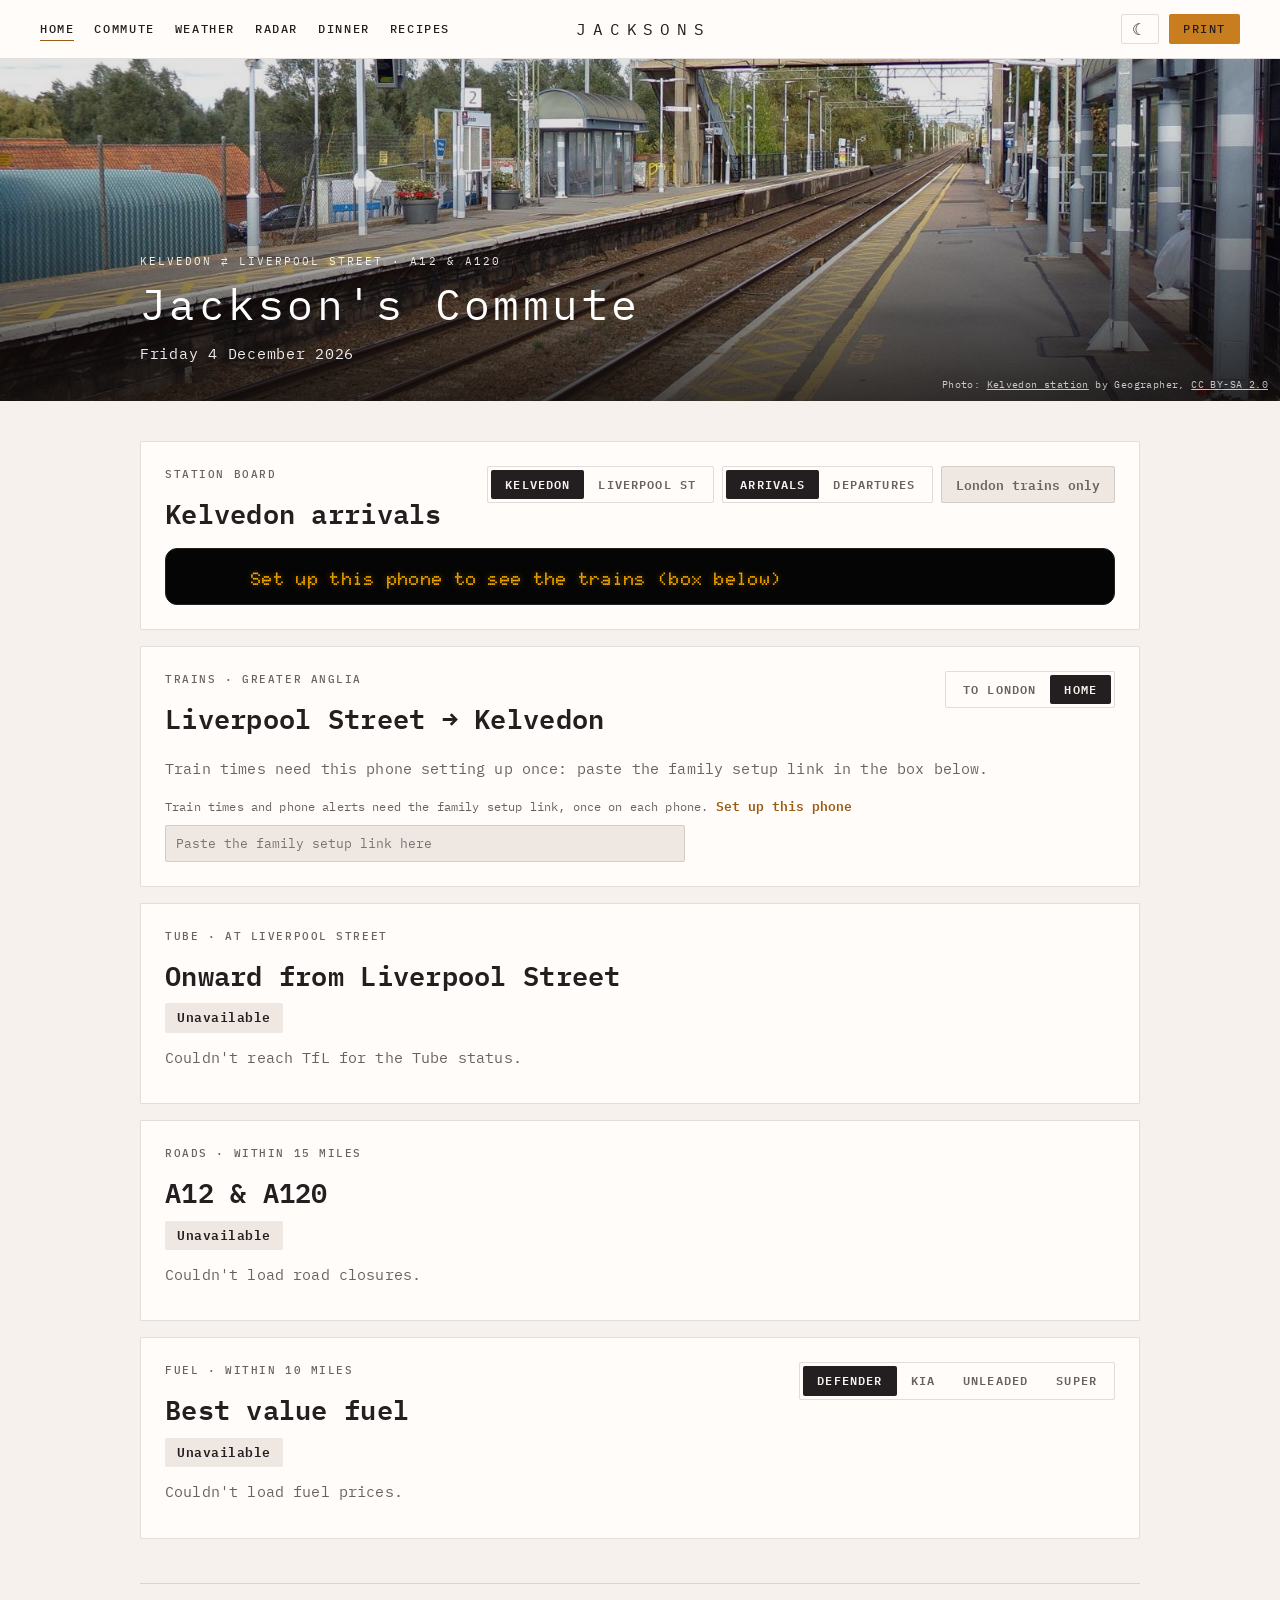
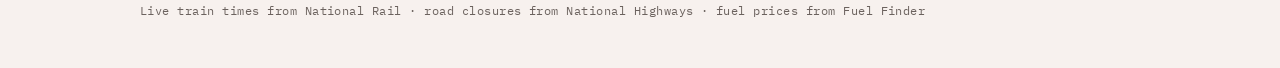
<file: index.html>
<!doctype html>
<html lang="en-GB">
<head><script src="/theme.js?v=c698c642"></script>
<meta charset="utf-8">
<meta name="viewport" content="width=device-width,initial-scale=1,viewport-fit=cover">
<title>Jackson&#39;s Commute</title>
<meta name="theme-color" content="#0c1020">
<link rel="manifest" href="/manifest.json">
<link rel="icon" type="image/png" href="/img/app-192.png">
<link rel="apple-touch-icon" href="/img/app-180.png">
<meta name="mobile-web-app-capable" content="yes">
<meta name="apple-mobile-web-app-capable" content="yes">
<meta name="apple-mobile-web-app-title" content="Commute">
<link rel="preconnect" href="https://fonts.googleapis.com">
<link rel="preconnect" href="https://fonts.gstatic.com" crossorigin>
<link href="https://fonts.googleapis.com/css2?family=Doto:wght@700;900&display=swap" rel="stylesheet">
<style>
  * { box-sizing: border-box; }
  html, body { margin: 0; min-height: 100%; }
  body {
    background: var(--bg);
    color: var(--ink);
    font-family: var(--text);
    line-height: 1.5;
    overflow-x: hidden;
    padding: env(safe-area-inset-top) 0 env(safe-area-inset-bottom);
  }

  /* drifting colour orbs */
  .sky { position: fixed; inset: 0; z-index: 0; overflow: hidden; pointer-events: none; }
  .orb { position: absolute; border-radius: 50%; filter: blur(90px); opacity: 0.55; will-change: transform; }
  .orb.a { width: 520px; height: 520px; background: var(--orb-a); top: -140px; left: -120px; animation: drift1 26s ease-in-out infinite alternate; }
  .orb.b { width: 440px; height: 440px; background: var(--orb-b); bottom: -160px; right: -100px; animation: drift2 32s ease-in-out infinite alternate; }
  .orb.c { width: 360px; height: 360px; background: var(--orb-c); top: 40%; left: 55%; opacity: 0.3; animation: drift3 38s ease-in-out infinite alternate; }
  @keyframes drift1 { to { transform: translate(180px, 120px) scale(1.15); } }
  @keyframes drift2 { to { transform: translate(-200px, -140px) scale(1.1); } }
  @keyframes drift3 { to { transform: translate(-260px, 80px) scale(0.9); } }
  .grain { position: fixed; inset: 0; z-index: 1; pointer-events: none; opacity: 0.06; mix-blend-mode: overlay;
    background-image: url("data:image/svg+xml,%3Csvg xmlns='http://www.w3.org/2000/svg' width='160' height='160'%3E%3Cfilter id='n'%3E%3CfeTurbulence type='fractalNoise' baseFrequency='0.9' numOctaves='2' stitchTiles='stitch'/%3E%3C/filter%3E%3Crect width='100%25' height='100%25' filter='url(%23n)'/%3E%3C/svg%3E"); }

  .wrap { position: relative; z-index: 2; max-width: 1040px; margin: 0 auto; padding: 56px 20px 48px; }

  .top { display: flex; justify-content: space-between; align-items: center; gap: 12px; margin-bottom: 56px; }
  .mark { display: flex; align-items: center; gap: 10px; font-weight: 600; letter-spacing: 0.02em; }
  .mark svg { width: 30px; height: 30px; }
  .top-print { color: var(--muted); font-size: 0.9rem; font-weight: 600; text-decoration: none; padding: 4px 12px; border: 1px solid var(--edge); border-radius: 999px; }
  .top-print:hover { color: var(--ink); }
  @media print { .top-print { display: none; } }
  .clock { font-variant-numeric: tabular-nums; color: var(--muted); font-size: 0.95rem; }

  .hero { margin-bottom: 48px; }
  .hello { color: var(--accent); font-weight: 600; letter-spacing: 0.1em; text-transform: uppercase; font-size: 0.8rem; margin: 0 0 14px; }
  h1 {
    font-family: var(--display); font-weight: 700;
    font-size: clamp(3rem, 11vw, 7.5rem); line-height: 0.92; letter-spacing: -0.03em; margin: 0;
  }
  h1 em { font-style: italic; font-weight: 500;
    background: linear-gradient(100deg, var(--accent), var(--gold) 55%, var(--tomato));
    -webkit-background-clip: text; background-clip: text; color: transparent; }
  .date { margin: 18px 0 0; font-size: 1.1rem; color: var(--muted); }

  .grid { display: grid; grid-template-columns: repeat(6, minmax(0, 1fr)); gap: 16px; }
  .card {
    position: relative; border-radius: 22px; padding: 24px;
    background: var(--glass); border: 1px solid var(--edge);
    backdrop-filter: blur(18px) saturate(140%); -webkit-backdrop-filter: blur(18px) saturate(140%);
    box-shadow: var(--shadow); color: inherit; text-decoration: none;
    transition: transform 0.25s ease, background 0.25s ease, border-color 0.25s ease;
  }
  a.card:hover, a.card:focus-visible { transform: translateY(-4px); background: var(--glass-2); border-color: color-mix(in srgb, var(--accent) 45%, var(--edge)); }
  a:focus-visible { outline: 2px solid var(--accent); outline-offset: 3px; }
  .label { font-size: 0.72rem; font-weight: 600; letter-spacing: 0.1em; text-transform: uppercase; color: var(--muted); margin: 0 0 10px; }

  .tonight { grid-column: span 4; min-height: 240px; display: flex; flex-direction: column; }
  .tonight h2 { font-family: var(--display); font-weight: 600; font-size: clamp(1.5rem, 3.4vw, 2.2rem); line-height: 1.15; margin: 0; text-wrap: balance; }
  .split { display: grid; grid-template-columns: minmax(0, 1fr) minmax(0, 1fr); gap: 18px; }
  .split h2 { font-size: clamp(1.15rem, 2.4vw, 1.45rem); }
  .who { display: inline-block; font-size: 0.72rem; font-weight: 600; padding: 2px 10px; border-radius: 999px; margin-bottom: 8px;
    background: color-mix(in srgb, var(--accent) 18%, transparent); color: var(--accent); }
  .who.adults { background: color-mix(in srgb, var(--tomato) 18%, transparent); color: var(--tomato); }
  .tomorrow { margin-top: auto; padding-top: 18px; color: var(--muted); font-size: 0.9rem; }
  .tomorrow b { color: var(--ink); font-weight: 500; }

  .dinner { grid-column: span 2; display: flex; flex-direction: column; justify-content: space-between; min-height: 240px;
    background: linear-gradient(145deg, color-mix(in srgb, var(--accent) 30%, transparent), color-mix(in srgb, var(--gold) 14%, transparent)), var(--glass); }
  .dinner .big { font-family: var(--display); font-size: 1.9rem; font-weight: 700; line-height: 1.05; margin: 0; }
  .dinner .sub { color: var(--muted); margin: 8px 0 0; font-size: 0.92rem; }
  .arrow { display: inline-flex; align-items: center; justify-content: center; width: 46px; height: 46px; border-radius: 50%;
    background: var(--ink); color: var(--bg); font-size: 1.3rem; transition: transform 0.25s ease; align-self: flex-end; }
  a.card:hover .arrow { transform: rotate(-45deg); }

  .small { grid-column: span 2; display: flex; gap: 14px; align-items: flex-start; }
  .icon { flex: none; width: 42px; height: 42px; border-radius: 12px; display: grid; place-items: center; background: var(--glass-2); border: 1px solid var(--edge); }
  .icon svg { width: 22px; height: 22px; stroke: var(--accent); fill: none; stroke-width: 1.8; stroke-linecap: round; stroke-linejoin: round; }
  .small h3 { margin: 0 0 2px; font-size: 1.02rem; font-weight: 600; }
  .small p { margin: 0; color: var(--muted); font-size: 0.88rem; }

  .weather { grid-column: span 6; display: grid; grid-template-columns: minmax(0, 1.1fr) minmax(0, 1.6fr) minmax(0, 1.2fr); gap: 28px; align-items: start;
    background: linear-gradient(135deg, color-mix(in srgb, var(--orb-c) 22%, transparent), transparent 60%), var(--glass); }
  .wx-main { display: flex; align-items: center; gap: 14px; }
  .wx-temp { font-family: var(--display); font-size: 4.2rem; font-weight: 600; line-height: 1; letter-spacing: -0.03em; }
  .wx-desc { margin: 10px 0 2px; font-weight: 600; }
  .wx-meta { margin: 0; color: var(--muted); font-size: 0.85rem; }
  .wx-ico { display: inline-flex; width: 28px; height: 28px; flex: none; }
  .wx-ico.big { width: 58px; height: 58px; }
  .wx-ico svg { width: 100%; height: 100%; fill: none; stroke-width: 1.6; stroke-linecap: round; stroke-linejoin: round; }
  .wx-ico .sun { stroke: var(--gold); } .wx-ico .cloud { stroke: var(--ink); } .wx-ico .rain { stroke: var(--rain); } .wx-ico .moon { stroke: var(--muted); }
  .wx-hours { display: grid; grid-template-columns: repeat(6, minmax(0, 1fr)); gap: 6px; text-align: center; padding-top: 26px; }
  .wx-h { display: flex; flex-direction: column; align-items: center; gap: 5px; font-size: 0.8rem; color: var(--muted); font-variant-numeric: tabular-nums; }
  .wx-h b { color: var(--ink); font-size: 1rem; font-weight: 600; }
  .wx-rain { color: var(--rain); font-size: 0.72rem; min-height: 1em; }
  .wx-days { display: grid; gap: 4px; padding-top: 18px; }
  .wx-d { display: grid; grid-template-columns: 44px 28px 1fr auto; align-items: center; gap: 10px; font-size: 0.88rem; font-variant-numeric: tabular-nums; padding: 3px 0; }
  .wx-d .day { font-weight: 600; }
  .wx-d .rng { color: var(--muted); text-align: right; }
  .wx-d .rng b { color: var(--ink); font-weight: 600; }
  .wx-d .wx-rain { text-align: left; }
  @media (max-width: 900px) { .weather { grid-template-columns: minmax(0, 1fr) minmax(0, 1.4fr); } .wx-days { grid-column: span 2; grid-template-columns: repeat(5, minmax(0,1fr)); padding-top: 0; }
    .wx-d { grid-template-columns: 1fr; justify-items: center; text-align: center; gap: 4px; } .wx-d .rng, .wx-d .wx-rain { text-align: center; } }
  @media (max-width: 560px) { .weather { grid-template-columns: minmax(0, 1fr); gap: 18px; } .wx-days { grid-column: auto; } .wx-hours { padding-top: 0; } }

  .trains { grid-column: span 6; }
  .tr-head { display: flex; justify-content: space-between; align-items: flex-start; gap: 14px; flex-wrap: wrap; margin-bottom: 14px; }
  .tr-head h2 { font-family: var(--display); font-weight: 600; font-size: clamp(1.3rem, 3vw, 1.7rem); margin: 0; }
  .tr-switch { display: inline-flex; padding: 3px; border-radius: 999px; background: var(--glass-2); border: 1px solid var(--edge); }
  .tr-switch button { font: inherit; font-size: 0.84rem; font-weight: 600; border: 0; cursor: pointer; padding: 6px 14px; border-radius: 999px; background: transparent; color: var(--muted); }
  .tr-switch button[aria-selected="true"] { background: var(--ink); color: var(--bg); }
  .tr-switch button:focus-visible { outline: 2px solid var(--accent); outline-offset: 2px; }
  .tr-list { display: grid; }
  .tr-row { display: grid; grid-template-columns: 78px minmax(0, 1fr) 70px 110px 64px; gap: 12px; align-items: center; padding: 10px 0; border-top: 1px solid var(--edge); font-variant-numeric: tabular-nums; }
  .tr-row.hdr { border-top: 0; padding-top: 0; font-size: 0.7rem; font-weight: 600; letter-spacing: 0.08em; text-transform: uppercase; color: var(--muted); }
  .tr-row.hdr span { font-size: inherit; }
  .tr-dep { font-size: 1.15rem; font-weight: 600; }
  .tr-dep s { color: var(--muted); font-weight: 400; font-size: 0.85rem; margin-right: 4px; }
  .tr-to { color: var(--muted); font-size: 0.88rem; min-width: 0; overflow: hidden; text-overflow: ellipsis; white-space: nowrap; }
  .tr-to b { color: var(--ink); font-weight: 600; }
  .tr-plat { font-size: 0.9rem; }
  .tr-st { justify-self: end; font-size: 0.76rem; font-weight: 600; padding: 3px 10px; border-radius: 999px; white-space: nowrap;
    background: color-mix(in srgb, var(--accent) 16%, transparent); color: var(--accent); }
  .tr-st.late { background: color-mix(in srgb, var(--gold) 20%, transparent); color: var(--gold); }
  .tr-st.bad { background: color-mix(in srgb, var(--tomato) 22%, transparent); color: var(--tomato); }
  .tr-row.cancelled .tr-dep, .tr-row.cancelled .tr-to b { text-decoration: line-through; color: var(--muted); }
  .tr-msg { margin: 0 0 12px; padding: 10px 12px; border-radius: 12px; font-size: 0.85rem; background: color-mix(in srgb, var(--gold) 14%, transparent); border: 1px solid color-mix(in srgb, var(--gold) 30%, transparent); }
  .tr-empty { margin: 6px 0; color: var(--muted); }
  .tr-trk { justify-self: end; font: inherit; font-size: 0.74rem; font-weight: 600; cursor: pointer; padding: 3px 10px; border-radius: 999px;
    border: 1px solid var(--edge); background: transparent; color: var(--ink); }
  .tr-trk:hover, .tr-trk[aria-pressed="true"] { background: var(--ink); color: var(--bg); }
  .trk { margin: 0 0 16px; padding: 16px 18px; border-radius: 16px; background: var(--glass-2); border: 1px solid color-mix(in srgb, var(--accent) 45%, var(--edge)); }
  .trk-top { display: flex; justify-content: space-between; align-items: flex-start; gap: 12px; }
  .trk-top .label { margin-bottom: 4px; }
  .trk-now { font-family: var(--display); font-size: 1.25rem; font-weight: 600; line-height: 1.25; margin: 0; }
  .trk-sub { margin: 4px 0 0; color: var(--muted); font-size: 0.88rem; }
  .trk-sub b { color: var(--ink); font-weight: 600; }
  .trk-sub .late { color: var(--gold); } .trk-sub .bad { color: var(--tomato); }
  .trk-stop { font: inherit; font-size: 0.8rem; font-weight: 600; cursor: pointer; border: 1px solid var(--edge); background: transparent; color: var(--muted); border-radius: 999px; padding: 5px 12px; white-space: nowrap; }
  .trk-stop:hover { color: var(--ink); }
  .trk-line { list-style: none; margin: 14px 0 0; padding: 0; display: grid; }
  .trk-line li { position: relative; display: grid; grid-template-columns: 18px minmax(0, 1fr) auto; gap: 10px; align-items: center; padding: 5px 0; font-size: 0.88rem; font-variant-numeric: tabular-nums; }
  .trk-line li::before { content: ""; position: absolute; left: 8px; top: 0; bottom: 0; width: 2px; background: var(--edge); }
  .trk-line li:first-child::before { top: 50%; } .trk-line li:last-child::before { bottom: 50%; }
  .trk-line li.done::before { background: var(--accent); }
  .trk-dot { position: relative; z-index: 1; width: 12px; height: 12px; margin-left: 3px; border-radius: 50%; border: 2px solid var(--muted); background: var(--bg); }
  .trk-line li.done .trk-dot { background: var(--accent); border-color: var(--accent); }
  .trk-line li.next .trk-dot { border-color: var(--accent); box-shadow: 0 0 0 4px color-mix(in srgb, var(--accent) 25%, transparent); }
  .trk-line li.done .trk-name { color: var(--muted); }
  .trk-line li.dest .trk-name { font-weight: 700; }
  .trk-line li.before .trk-name, .trk-line li.before .trk-t { opacity: 0.5; }
  .trk-line li.boarding .trk-name { font-weight: 700; }
  .trk-you { font-style: normal; font-size: 0.7rem; font-weight: 600; letter-spacing: 0.04em; text-transform: uppercase; color: var(--accent); margin-left: 6px; }
  .trk-t { color: var(--muted); font-size: 0.8rem; text-align: right; }
  .trk-t b { color: var(--ink); font-weight: 600; } .trk-t .late { color: var(--gold); }
  .tr-foot { margin: 10px 0 0; font-size: 0.76rem; color: var(--muted); }
  @media (max-width: 560px) {
    .tr-row { grid-template-columns: 58px minmax(0, 1fr) auto auto; gap: 8px; }
    .tr-row .tr-plat { display: none; }
  }

  .board-card { grid-column: span 6; }
  /* Station board: amber dot-matrix on black, like the displays on the platform */
  .board { --amber: #ffb000; background: #050505; border-radius: 12px; padding: 14px 16px 10px; border: 1px solid #222;
    font-family: "Doto", ui-monospace, "SFMono-Regular", Menlo, monospace; font-weight: 900; color: var(--amber);
    text-shadow: 0 0 6px rgba(255, 176, 0, 0.45); letter-spacing: 0.02em; overflow: hidden; }
  .bd-row { display: grid; grid-template-columns: 5.2ch minmax(0, 1fr) 4ch 9ch; gap: 12px; align-items: baseline; padding: 4px 0; font-size: 1.12rem; line-height: 1.3; }
  .bd-row.hd { font-size: 0.78rem; opacity: 0.75; padding-bottom: 6px; }
  .bd-where { overflow: hidden; white-space: nowrap; text-overflow: ellipsis; }
  .bd-plat { text-align: center; }
  .bd-exp { text-align: right; white-space: nowrap; }
  .bd-filter { font: inherit; font-size: 0.84rem; font-weight: 600; cursor: pointer; padding: 7px 14px; border-radius: 999px;
    border: 1px solid var(--edge); background: var(--glass-2); color: var(--muted); }
  .bd-filter[aria-pressed="true"] { background: var(--ink); color: var(--bg); border-color: var(--ink); }
  .bd-filter:focus-visible { outline: 2px solid var(--accent); outline-offset: 2px; }
  .bd-short { display: none; }
  /* Names too long for their column slide across to show the rest, then back */
  .pan { text-overflow: clip !important; }
  .pan > .pan-in { display: inline-block; animation: pan var(--pan-dur, 6s) ease-in-out 1.5s infinite alternate; }
  @keyframes pan { 0%, 15% { transform: translateX(0); } 85%, 100% { transform: translateX(var(--pan-by)); } }
  @media (prefers-reduced-motion: reduce) { .pan > .pan-in { animation: none; } .pan { text-overflow: ellipsis !important; } }
  @media print { .pan > .pan-in { animation: none !important; } }
  .bd-late { color: #ffd766; } .bd-bad { color: #ff6a3d; text-shadow: 0 0 6px rgba(255, 106, 61, 0.5); }
  .bd-calling { font-size: 0.9rem; opacity: 0.9; overflow: hidden; white-space: nowrap; padding: 0 0 6px 5.2ch; margin-left: 12px; }
  .bd-calling span, .bd-tick { display: inline-block; padding-left: 100%; animation: bd-scroll var(--bd-dur, 20s) linear infinite; }
  @keyframes bd-scroll { to { transform: translateX(-100%); } }
  .bd-foot { display: flex; gap: 14px; justify-content: space-between; align-items: baseline; border-top: 1px solid #1e1e1e; margin-top: 8px; padding-top: 8px; font-size: 0.9rem; }
  .bd-clock { font-size: 1.35rem; }
  .bd-msg { flex: 1; min-width: 0; overflow: hidden; white-space: nowrap; font-size: 0.85rem; opacity: 0.85; }
  @media (prefers-reduced-motion: reduce) { .bd-calling span, .bd-tick { animation: none; padding-left: 0; white-space: normal; } .bd-msg { white-space: normal; } }
  @media (max-width: 560px) {
    .board { padding: 12px 12px 8px; }
    .bd-row { grid-template-columns: 4.8ch minmax(0, 1fr) 2.6ch 9ch; gap: 6px; font-size: 0.9rem; }
    .bd-row.hd { font-size: 0.7rem; }
    .bd-long { display: none; } .bd-short { display: inline; }
    .bd-calling { padding-left: 0; margin-left: 0; }
  }
  @media print {
    .board { background: #fff !important; color: #111 !important; text-shadow: none !important; border-color: #ccc !important; }
    .bd-late, .bd-bad { color: #111 !important; text-shadow: none !important; }
    .bd-calling span, .bd-tick { animation: none !important; padding-left: 0 !important; white-space: normal; } .bd-msg { white-space: normal !important; }
  }
  .tr-len { white-space: nowrap; }
  .trk-sub a, .tr-setup a { color: var(--accent); font-weight: 600; }
  .tr-setup button { padding: 0; }
  .tr-setup input[hidden] { display: none; }
  .tr-setup input { display: block; width: 100%; max-width: 520px; margin-top: 8px; font: inherit; font-size: 0.8rem; padding: 8px 10px;
    border: 1px solid var(--edge); border-radius: 2px; background: var(--surface-2); color: var(--ink); }
  .tube { grid-column: span 6; }
  .tu-row { display: grid; grid-template-columns: 6px minmax(0, 1fr) auto; gap: 12px; align-items: center; padding: 10px 0; border-top: 1px solid var(--edge); }
  .tu-bar { align-self: stretch; min-height: 22px; border-radius: 2px; }
  .tu-row .rd-txt span { display: block; }
  .tu-row .tr-st { white-space: normal; text-align: right; max-width: 15ch; }
  .roads { grid-column: span 6; }
  .fuel { grid-column: span 6; }
  .roadworks { grid-column: span 6; }
  .rw-row { grid-template-columns: 96px minmax(0, 1fr) auto; }
  .rw-what { justify-self: start; font-size: 0.74rem; font-weight: 700; padding: 3px 8px; border-radius: 6px; background: #3b4252; color: #fff; text-align: center; line-height: 1.25; }
  .rw-what.r0 { background: var(--tomato); }
  .rw-what.r2 { background: #b8860b; }
  .rw-what.r1, .rw-what.r3 { background: #1f3f8f; }
  .rd-txt a { color: inherit; text-decoration: underline dotted; text-underline-offset: 3px; }
  .rd-txt a:hover { text-decoration-style: solid; }
  .fu-row { display: grid; grid-template-columns: 74px minmax(0, 1fr) auto; gap: 12px; align-items: center; padding: 10px 0; border-top: 1px solid var(--edge); }
  .fu-p { font-size: 1.3rem; font-weight: 700; font-variant-numeric: tabular-nums; line-height: 1; }
  .fu-p small { font-size: 0.75rem; font-weight: 600; color: var(--muted); margin-left: 1px; }
  .fu-row.best .fu-p { color: var(--gold); }
  .fu-old { display: block; font-size: 0.7rem; font-weight: 500; color: var(--muted); margin-top: 4px; }
  .fu-txt { min-width: 0; }
  .fu-txt b { display: block; font-weight: 600; font-size: 0.92rem; line-height: 1.35; }
  .fu-txt span { display: block; font-size: 0.8rem; color: var(--muted); overflow: hidden; text-overflow: ellipsis; white-space: nowrap; }
  .fu-txt .shut { color: var(--tomato); font-weight: 600; }
  .fu-txt .fu-real { color: var(--ink); white-space: normal; }
  .fu-pin { font-size: 0.68rem; font-weight: 700; letter-spacing: 0.04em; text-transform: uppercase; color: var(--gold); margin-left: 6px; }
  .fu-side { text-align: right; font-size: 0.8rem; color: var(--muted); white-space: nowrap; font-variant-numeric: tabular-nums; }
  .fu-side a { display: block; color: var(--accent); font-weight: 600; text-decoration: none; margin-top: 2px; }
  @media print { .fu-side a { display: none; } }
  .rd-sum { display: inline-block; margin-top: 8px; font-size: 0.8rem; font-weight: 600; padding: 5px 12px; border-radius: 999px; white-space: nowrap;
    background: color-mix(in srgb, var(--accent) 16%, transparent); color: var(--accent); }
  .rd-sum.warn { background: color-mix(in srgb, var(--tomato) 22%, transparent); color: var(--tomato); }
  .rd-group { font-size: 0.7rem; font-weight: 600; letter-spacing: 0.08em; text-transform: uppercase; color: var(--muted); margin: 14px 0 2px; }
  .rd-group:first-child { margin-top: 0; }
  .rd-row { display: grid; grid-template-columns: 54px minmax(0, 1fr) auto; gap: 12px; align-items: center; padding: 10px 0; border-top: 1px solid var(--edge); }
  .rd-road { justify-self: start; font-size: 0.78rem; font-weight: 700; padding: 3px 8px; border-radius: 6px; background: #1f3f8f; color: #fff; letter-spacing: 0.02em; }
  .rd-txt { min-width: 0; }
  .rd-txt b { display: block; font-weight: 600; font-size: 0.92rem; line-height: 1.35; }
  .rd-txt span { font-size: 0.8rem; color: var(--muted); }
  .rd-where { display: block; font-style: normal; font-size: 0.82rem; color: var(--ink); opacity: 0.8; margin: 1px 0 2px; }
  .rd-row.live .rd-txt span { color: var(--tomato); font-weight: 600; }
  .rd-mi { font-size: 0.8rem; color: var(--muted); font-variant-numeric: tabular-nums; white-space: nowrap; }
  .rd-more { font: inherit; font-size: 0.82rem; font-weight: 600; color: var(--accent); background: none; border: 0; padding: 8px 0 0; cursor: pointer; }

  .house { margin-top: 48px; }
  .house-head { display: flex; justify-content: space-between; align-items: baseline; flex-wrap: wrap; gap: 8px; margin-bottom: 16px; }
  .house-head h2 { font-family: var(--display); font-weight: 600; font-size: 1.6rem; margin: 0; }
  .legend { display: flex; align-items: center; gap: 6px; font-size: 0.8rem; color: var(--muted); }
  .legend .dot.down { margin-left: 8px; }
  .apps { display: grid; grid-template-columns: repeat(4, minmax(0, 1fr)); gap: 14px; }
  .app { display: flex; gap: 12px; align-items: flex-start; padding: 18px; border-radius: 18px; }
  .app-txt { flex: 1; min-width: 0; }
  .app h3 { margin: 0 0 2px; font-size: 0.98rem; font-weight: 600; }
  .app p { margin: 0; color: var(--muted); font-size: 0.82rem; }
  .dot { flex: none; width: 9px; height: 9px; border-radius: 50%; background: var(--muted); opacity: 0.5; margin-top: 4px; }
  .dot.up { background: var(--accent); opacity: 1; box-shadow: 0 0 0 4px color-mix(in srgb, var(--accent) 22%, transparent); }
  .dot.down { background: var(--tomato); opacity: 1; }
  @media (max-width: 820px) { .apps { grid-template-columns: repeat(2, minmax(0, 1fr)); } }
  @media (max-width: 420px) { .apps { grid-template-columns: minmax(0, 1fr); } }

  footer { margin-top: 44px; display: flex; justify-content: space-between; flex-wrap: wrap; gap: 8px; color: var(--muted); font-size: 0.82rem; }
  footer a { color: var(--muted); }

  @media (max-width: 820px) {
    .tonight, .dinner { grid-column: span 6; }
    .small { grid-column: span 3; }
  }
  @media (max-width: 560px) {
    .wrap { padding-top: 32px; }
    .top { margin-bottom: 36px; }
    .small { grid-column: span 6; }
    .split { grid-template-columns: 1fr; }
    .orb { filter: blur(70px); }
  }
  @media (prefers-reduced-motion: reduce) {
    .orb { animation: none; }
    .card, .arrow { transition: none; }
  }
</style>
<link rel="stylesheet" href="/theme.css?v=a5ed3833">
</head>
<body>

<div class="photo-hero short" style="--img:url(/img/commute-1600.jpg);--img-s:url(/img/commute-1000.jpg)">
  <div class="in">
    <p class="kicker">Kelvedon ⇄ Liverpool Street · A12 &amp; A120</p>
    <h1>Jackson&#39;s Commute</h1>
    <p class="sub" id="date"></p>
  </div>
  <span class="credit">Photo: <a href="https://commons.wikimedia.org/wiki/File:Kelvedon_Railway_Station_-_geograph.org.uk_-_6302861.jpg" target="_blank" rel="noopener">Kelvedon station</a> by Geographer, <a href="https://creativecommons.org/licenses/by-sa/2.0" target="_blank" rel="noopener">CC BY-SA 2.0</a></span>
</div>
<div class="wrap">
  <main class="grid">
    <section class="card board-card" aria-labelledby="bd-h">
      <div class="tr-head">
        <div>
          <p class="label">Station board</p>
          <h2 id="bd-h">Kelvedon arrivals</h2>
        </div>
        <div style="display:flex;gap:8px;flex-wrap:wrap">
          <div class="tr-switch bd-station" role="tablist" aria-label="Station">
            <button type="button" role="tab" data-crs="KEL" aria-selected="true">Kelvedon</button>
            <button type="button" role="tab" data-crs="LST" aria-selected="false">Liverpool St</button>
          </div>
          <div class="tr-switch bd-mode" role="tablist" aria-label="Board">
            <button type="button" role="tab" data-mode="arrivals" aria-selected="true">Arrivals</button>
            <button type="button" role="tab" data-mode="departures" aria-selected="false">Departures</button>
          </div>
          <button type="button" class="bd-filter" id="bd-filter" aria-pressed="false">Kelvedon trains only</button>
        </div>
      </div>
      <div class="board" id="board" aria-live="polite"><div class="bd-row">Loading…</div></div>
    </section>

    <section class="card trains" aria-labelledby="tr-h">
      <div class="tr-head">
        <div>
          <p class="label">Trains · Greater Anglia</p>
          <h2 id="tr-h">Kelvedon → Liverpool Street</h2>
        </div>
        <div class="tr-switch" role="tablist" aria-label="Direction">
          <button type="button" role="tab" data-dir="out" aria-selected="true">To London</button>
          <button type="button" role="tab" data-dir="home" aria-selected="false">Home</button>
        </div>
      </div>
      <div id="tr-msg"></div>
      <div class="trk" id="trk" hidden aria-live="polite"></div>
      <div class="tr-list" id="tr-list" aria-live="polite"><p class="tr-empty">Loading departures…</p></div>
      <p class="tr-foot" id="tr-foot"></p>
    </section>

    <section class="card tube" aria-labelledby="tu-h">
      <div class="tr-head">
        <div>
          <p class="label">Tube · at Liverpool Street</p>
          <h2 id="tu-h">Onward from Liverpool Street</h2>
          <span class="rd-sum" id="tu-sum">Checking…</span>
        </div>
      </div>
      <div id="tu-list" aria-live="polite"></div>
      <p class="tr-foot" id="tu-foot"></p>
    </section>

    <section class="card roads" aria-labelledby="rd-h">
      <div class="tr-head">
        <div>
          <p class="label" id="rd-label">Roads · within 15 miles</p>
          <h2 id="rd-h">A12 &amp; A120</h2>
          <span class="rd-sum" id="rd-sum">Checking…</span>
        </div>
      </div>
      <div id="rd-list" aria-live="polite"></div>
      <p class="tr-foot" id="rd-foot"></p>
    </section>

    <section class="card fuel" aria-labelledby="fu-h">
      <div class="tr-head">
        <div>
          <p class="label" id="fu-label">Fuel · within 10 miles</p>
          <h2 id="fu-h">Best value fuel</h2>
          <span class="rd-sum" id="fu-sum">Checking…</span>
        </div>
        <div class="tr-switch fu-switch" role="tablist" aria-label="Fuel">
          <button type="button" role="tab" data-fuel="defender" aria-selected="true">Defender</button>
          <button type="button" role="tab" data-fuel="kia" aria-selected="false">Kia</button>
          <button type="button" role="tab" data-fuel="E10" aria-selected="false">Unleaded</button>
          <button type="button" role="tab" data-fuel="E5" aria-selected="false">Super</button>
        </div>
      </div>
      <div id="fu-list" aria-live="polite"></div>
      <p class="tr-foot" id="fu-foot"></p>
    </section>

  </main>

  <footer>
    <span>Live train times from National Rail · road closures from National Highways · fuel prices from Fuel Finder</span>
  </footer>
</div>

<script>
(function () {
  function esc(s) { var d = document.createElement('div'); d.textContent = s; return d.innerHTML; }
  // Opened from the phone's home screen, this page can sit in the background for hours. Each card
  // adds its loader to `wakers`, and they all run again when the page comes back into view.
  var wakers = [], hidAt = 0;
  document.addEventListener('visibilitychange', function () {
    if (document.hidden) { hidAt = Date.now(); return; }
    if (Date.now() - hidAt > 30 * 1000) wakers.forEach(function (f) { f(); });
  });
  // Train times come from National Rail's own feed (Rail Data Marketplace) using the family's
  // keys, or from the free Huxley service when there are no keys or the feed fails. Both answer
  // with the same JSON, so callers ask for Huxley-style paths: departures/KEL/to/LST/10,
  var HUX = 'https://huxley2.azurewebsites.net/', RDM = 'https://api1.raildata.org.uk/', LDB = '/LDBWS/api/20220120/';
  var railKeys = Promise.resolve().then(function () {
    try { var k = (localStorage.getItem('trains-rail') || '').split('.'); return k.length === 3 ? { dep: k[0], arr: k[1], svc: k[2] } : null; }
    catch (e) { return null; }
  });
  // Until this phone has been set up it has no rail keys, and the free fallback is rarely up: say so
  var railSet = false;
  try { railSet = (localStorage.getItem('trains-rail') || '').split('.').length === 3; } catch (e) {}
  function getJson(u, headers) {
    return fetch(u, { cache: 'no-store', headers: headers || {} })
      .then(function (r) { if (!r.ok) throw new Error(r.status); return r.json(); });
  }
  function railUrl(path, k) {
    var b = /^(departures|arrivals)\/([A-Z]{3})(?:\/(?:to|from)\/([A-Z]{3}))?\/(\d+)/.exec(path), s = /^service\/([^?]+)/.exec(path);
    if (!k) return null;
    if (b && b[1] === 'departures' && k.dep) return [RDM + '1010-live-departure-board-dep1_2' + LDB + 'GetDepBoardWithDetails/' + b[2] +
      '?numRows=' + b[4] + (b[3] ? '&filterCrs=' + b[3] + '&filterType=to' : ''), k.dep];
    if (b && b[1] === 'arrivals' && k.arr) return [RDM + '1010-live-arrival-board-arr' + LDB + 'GetArrBoardWithDetails/' + b[2] +
      '?numRows=' + b[4] + (b[3] ? '&filterCrs=' + b[3] + '&filterType=from' : ''), k.arr];
    if (s && k.svc) return [RDM + '1010-service-details1_2' + LDB + 'GetServiceDetails/' + s[1], k.svc];
    return null;
  }
  function railGet(path) {
    var hux = function () { return getJson(HUX + path); };
    return railKeys.then(function (k) {
      var u = railUrl(path, k);
      return u ? getJson(u[0], { 'x-apikey': u[1] }).catch(hux) : hux();
    });
  }
  function nrcc(m) { return new DOMParser().parseFromString(m.value || m.Value || '', 'text/html').body.textContent; }
  function tick() {
    var now = new Date();
    var ck = document.getElementById('clock'); if (ck) ck.textContent = now.toLocaleTimeString('en-GB', { hour: '2-digit', minute: '2-digit' });
    document.getElementById('date').textContent = now.toLocaleDateString('en-GB', { weekday: 'long', day: 'numeric', month: 'long', year: 'numeric' });
  }
  tick(); setInterval(tick, 15000);

  // Make any cell whose text doesn't fit slide across to show the rest (like a station board)
  function panLong(root) {
    (root || document).querySelectorAll('.bd-where, .tr-to').forEach(function (el) {
      if (el.classList.contains('pan')) { el.innerHTML = el.firstElementChild.innerHTML; el.classList.remove('pan'); }
      var over = el.scrollWidth - el.clientWidth;
      if (over > 2) {
        el.innerHTML = '<span class="pan-in">' + el.innerHTML + '</span>';
        el.classList.add('pan');
        el.style.setProperty('--pan-by', -(over + 6) + 'px');
        el.style.setProperty('--pan-dur', Math.max(3, over / 25).toFixed(1) + 's');
      }
    });
  }
  var panTimer = null;
  window.addEventListener('resize', function () { clearTimeout(panTimer); panTimer = setTimeout(function () { panLong(); }, 250); });
  // Measure again once the dot-matrix font has loaded, since it changes how wide names are
  if (document.fonts && document.fonts.ready) document.fonts.ready.then(function () { panLong(); });

  // Commute trains: Kelvedon <-> Liverpool Street, live from National Rail via the Huxley2 proxy (no key).
  // Mornings default to the London direction, from midday to the trip home.
  var ROUTES = {
    out:  { from: 'KEL', to: 'LST', title: 'Kelvedon → Liverpool Street' },
    home: { from: 'LST', to: 'KEL', title: 'Liverpool Street → Kelvedon' }
  };
  var trDir = new Date().getHours() < 12 ? 'out' : 'home';
  var trButtons = document.querySelectorAll('.trains .tr-switch button');
  function trArrival(s, crs) {
    var pts = (s.subsequentCallingPoints || [])[0];
    var cp = pts && pts.callingPoint.filter(function (c) { return c.crs === crs; })[0];
    if (!cp) return '';
    return /^\d\d:\d\d$/.test(cp.et) ? cp.et : cp.st;
  }
  function trStatus(s) {
    if (s.isCancelled || s.etd === 'Cancelled') return { cls: 'bad', text: 'Cancelled' };
    if (s.etd === 'On time') return { cls: '', text: 'On time' };
    if (s.etd === 'Delayed') return { cls: 'bad', text: 'Delayed' };
    if (/^\d\d:\d\d$/.test(s.etd)) return { cls: 'late', text: 'Exp ' + s.etd };
    return { cls: '', text: s.etd };
  }
  function trTrackBtn(r, std) {
    return '<button type="button" class="tr-trk" data-std="' + std + '" aria-pressed="' + (trkIs(r.from, r.to, std) ? 'true' : 'false') +
      '" aria-label="Track the ' + std + '">Track</button>';
  }
  // Trains that have already left but not yet arrived, from the destination's arrivals board,
  // so they can still be tracked after they drop off the departures board.
  function trOnTheWay(a, r) {
    return (a && a.trainServices || []).map(function (s) {
      var pts = ((s.previousCallingPoints || [])[0] || {}).callingPoint || [];
      var o = pts.filter(function (c) { return c.crs === r.from; })[0];
      if (!o || !o.at || s.eta === 'Arrived' || s.ata || s.isCancelled) return null;
      return { std: o.st, left: o.at === 'On time' ? o.st : o.at, sta: s.sta, eta: s.eta, platform: s.platform,
               origin: ((s.origin || [])[0] || {}).locationName || '' };
    }).filter(Boolean);
  }
  function loadTrains() {
    var r = ROUTES[trDir];
    document.getElementById('tr-h').textContent = r.title;
    trButtons.forEach(function (b) { b.setAttribute('aria-selected', b.dataset.dir === trDir ? 'true' : 'false'); });
    Promise.all([
      railGet('departures/' + r.from + '/to/' + r.to + '/6?expand=true'),
      railGet('arrivals/' + r.to + '/from/' + r.from + '/10?expand=true').catch(function () { return null; })
    ])
      .then(function (both) {
        var d = both[0], a = both[1];
        if (ROUTES[trDir] !== r) return; // switched direction while loading
        var msgs = (d.nrccMessages || []).map(function (m) {
          return nrcc(m).trim();
        }).filter(Boolean);
        document.getElementById('tr-msg').innerHTML = msgs.map(function (m) { return '<p class="tr-msg">' + esc(m) + '</p>'; }).join('');
        var list = d.trainServices || [], moving = trOnTheWay(a, r), html = '';
        var hdr = function (first) { return '<div class="tr-row hdr"><span>' + first + '</span><span>Arrives</span><span class="tr-plat">Platform</span><span style="justify-self:end">Status</span><span></span></div>'; };
        if (moving.length) {
          html += '<p class="rd-group">On the way</p>' + hdr('Left');
          moving.forEach(function (m) {
            var exp = /^\d\d:\d\d$/.test(m.eta) ? m.eta : m.sta, late = lateBy(m.sta, exp) > 1;
            html += '<div class="tr-row"><span class="tr-dep">' + esc(m.left) + '</span>' +
              '<span class="tr-to"><b>' + esc(exp) + '</b>' + (m.origin ? ' · from ' + esc(m.origin.replace(/^London /, '')) : '') + '</span>' +
              '<span class="tr-plat">' + (m.platform ? 'Plat ' + esc(m.platform) : '–') + '</span>' +
              '<span class="tr-st ' + (late ? 'late' : '') + '">' + (late ? 'Exp ' + esc(exp) : m.eta === 'Delayed' ? 'Delayed' : 'On time') + '</span>' +
              trTrackBtn(r, m.std) + '</div>';
          });
          if (list.length) html += '<p class="rd-group">Departing</p>';
        }
        if (list.length) html += hdr('Departs');
        list.forEach(function (s) {
          var st = trStatus(s), late = /^\d\d:\d\d$/.test(s.etd);
          var arr = trArrival(s, r.to);
          html += '<div class="tr-row' + (st.text === 'Cancelled' ? ' cancelled' : '') + '">' +
            '<span class="tr-dep">' + (late ? '<s>' + s.std + '</s>' + s.etd : s.std) + '</span>' +
            '<span class="tr-to">' + (arr ? '<b>' + arr + '</b> · ' : '') + esc(s.destination[0].locationName) +
              (+s.length > 0 ? ' · <span class="tr-len">' + (+s.length) + ' coaches</span>' : '') + '</span>' +
            '<span class="tr-plat">' + (s.platform ? 'Plat ' + esc(s.platform) : '–') + '</span>' +
            '<span class="tr-st ' + st.cls + '"' + (s.cancelReason || s.delayReason ? ' title="' + esc(s.cancelReason || s.delayReason) + '"' : '') + '>' + st.text + '</span>' +
            trTrackBtn(r, s.std) + '</div>';
        });
        document.getElementById('tr-list').innerHTML = html || '<p class="tr-empty">No direct trains in the next couple of hours.</p>';
        panLong(document.getElementById('tr-list'));
        document.querySelectorAll('#tr-list .tr-trk').forEach(function (b) {
          b.addEventListener('click', function () { trkStart(r.from, r.to, b.dataset.std); });
        });
        document.getElementById('tr-foot').textContent = 'Live from National Rail · updated ' +
          new Date().toLocaleTimeString('en-GB', { hour: '2-digit', minute: '2-digit' });
      })
      .catch(function () {
        if (ROUTES[trDir] !== r) return;
        document.getElementById('tr-list').innerHTML = '<p class="tr-empty">' + (railSet ? "Couldn't reach the train times service."
          : 'Train times need this phone setting up once: paste the family setup link in the box below.') + '</p>';
      });
  }
  trButtons.forEach(function (b) {
    b.addEventListener('click', function () { trDir = b.dataset.dir; loadTrains(); });
  });
  // Tracking one train. A train is identified by route + scheduled departure (e.g. LST-KEL-1702),
  // not by its National Rail ID, which can stop working once it has left. Each minute we look for
  // it on the destination's arrivals board, which lists it (with the actual time it left each stop)
  // until it arrives; before it's on that board we use the origin's departures board instead.
  // Remembered on this device, and /#track=LST-KEL-1702 opens it on any device.
  var trk = null, trkLast = null, trkTimer = null, trkCfg = null;
  // Public page: the family code (the ntfy control topic) and National Rail keys are kept in this
  // browser only. Set them once per phone by opening the private setup link .../#code=<topic>&rail=<keys>.
  (function () {
    var m = /^#code=([A-Za-z0-9_-]+)(?:&rail=([A-Za-z0-9.]+))?$/.exec(location.hash), code = null;
    try {
      if (m) {
        localStorage.setItem('trains-code', m[1]);
        if (m[2]) localStorage.setItem('trains-rail', m[2]);
        history.replaceState(null, '', location.pathname);
      }
      code = localStorage.getItem('trains-code');
    } catch (e) {}
    if (code) trkCfg = { control: code };
    var foot = document.getElementById('tr-foot'), note = document.createElement('p');
    note.className = 'tr-foot tr-setup';
    note.textContent = code ? 'Phone alerts are on for this phone. ' : 'Train times and phone alerts need the family setup link, once on each phone. ';
    if (m) note.textContent = 'Phone alerts set up for this phone. Tap Track on a train to get alerts. ';
    foot.parentNode.insertBefore(note, foot.nextSibling);
    // An app on the home screen keeps its own storage, so the link can be pasted in here too
    var btn = document.createElement('button'), box = document.createElement('input');
    btn.type = 'button'; btn.className = 'rd-more'; btn.textContent = code ? 'Set up again' : 'Set up this phone';
    box.type = 'text'; box.hidden = !!code; box.placeholder = 'Paste the family setup link here';
    box.setAttribute('aria-label', 'Family setup link'); box.autocapitalize = 'off'; box.autocomplete = 'off'; box.spellcheck = false;
    btn.addEventListener('click', function () { box.hidden = false; box.focus(); });
    box.addEventListener('input', function () {
      var p = /#code=([A-Za-z0-9_-]+)(?:&rail=([A-Za-z0-9.]+))?\s*$/.exec(box.value);
      if (!p) return;
      try { localStorage.setItem('trains-code', p[1]); if (p[2]) localStorage.setItem('trains-rail', p[2]); } catch (e) { return; }
      location.reload();
    });
    note.appendChild(btn); note.appendChild(box);
  })();
  function trkSend(cmd) {
    if (!trkCfg) return;
    fetch((trkCfg.server || 'https://ntfy.sh') + '/' + encodeURIComponent(trkCfg.control), { method: 'POST', body: cmd }).catch(function () {});
  }
  function trkToday() { var d = new Date(); return d.getFullYear() + '-' + (d.getMonth() + 1) + '-' + d.getDate(); }
  function trkIs(from, to, std) { return !!trk && trk.from === from && trk.to === to && trk.std === std; }
  function mins(t) { var m = /^(\d\d):(\d\d)$/.exec(t || ''); return m ? +m[1] * 60 + +m[2] : null; }
  function lateBy(st, t) { var a = mins(st), b = mins(t); if (a === null || b === null) return 0; var d = b - a; if (d < -720) d += 1440; return d; }
  function trkSave() {
    try { if (trk) localStorage.setItem('trk', JSON.stringify(trk)); else localStorage.removeItem('trk'); } catch (e) {}
    var h = trk ? '#track=' + trk.from + '-' + trk.to + '-' + trk.std.replace(':', '') : '';
    if (location.hash.indexOf('#track=') === 0 || h) history.replaceState(null, '', location.pathname + location.search + h);
  }
  function trkStart(from, to, std) {
    if (trkIs(from, to, std)) { trkStop(); return; }
    trk = { from: from, to: to, std: std, day: trkToday() }; trkLast = null; trkSid = null;
    trkSend('track ' + from + ' ' + to + ' ' + std);
    trkSave(); trkLoad(); loadTrains();
    clearInterval(trkTimer); trkTimer = setInterval(trkLoad, 60 * 1000);
  }
  function trkStop() {
    if (trk) trkSend('stop ' + trk.from + ' ' + trk.to + ' ' + trk.std);
    trk = null; trkLast = null; trkSid = null; clearInterval(trkTimer);
    document.getElementById('trk').hidden = true;
    trkSave(); loadTrains();
  }
  function pts(group) { return ((group || [])[0] || {}).callingPoint || []; }
  // Find the train's National Rail service ID: on the boarding station's departures board if it
  // hasn't left yet, otherwise on the destination's arrivals board (which lists it until it arrives).
  var trkSid = null;
  function trkFindSid(want) {
    return railGet('departures/' + want.from + '/to/' + want.to + '/15')
      .then(function (d) {
        var s = (d.trainServices || []).filter(function (x) { return x.std === want.std; })[0];
        if (s) return s.serviceID;
        return railGet('arrivals/' + want.to + '/from/' + want.from + '/15?expand=true').then(function (a) {
          var t = (a.trainServices || []).filter(function (x) {
            return pts(x.previousCallingPoints).some(function (c) { return c.crs === want.from && c.st === want.std; });
          })[0];
          return t ? t.serviceID : null;
        });
      });
  }
  // The whole journey from where the train starts (e.g. Clacton or Ipswich) to our destination.
  // Stops before the boarding station are marked "before"; the boarding station "board".
  function trkFromService(d) {
    var cp = function (c) { return { name: c.locationName, crs: c.crs, st: c.st, at: c.at, et: c.et }; };
    var here = d.crs === trk.to
      ? { name: d.locationName, crs: d.crs, st: d.sta, at: d.ata || (d.eta === 'Arrived' ? 'On time' : null), et: d.eta }
      : { name: d.locationName, crs: d.crs, st: d.std, at: d.atd, et: d.etd };
    var all = pts(d.previousCallingPoints).map(cp).concat([here], pts(d.subsequentCallingPoints).map(cp));
    var crs = all.map(function (c) { return c.crs; }), fi = crs.indexOf(trk.from), ti = crs.indexOf(trk.to);
    if (fi < 0 || ti < 0 || ti < fi) return null;
    var stops = all.slice(0, ti + 1);
    stops.forEach(function (c, i) { c.before = i < fi; c.board = i === fi; c.dest = i === ti; });
    return { stops: stops, cancelled: d.isCancelled || here.et === 'Cancelled', reason: d.cancelReason || d.delayReason,
             platform: d.platform ? d.platform + ' at ' + bdShortName(d.locationName) : null };
  }
  function bdShortName(n) { return (n || '').replace(/^London /, ''); }
  function trkLoad() {
    if (!trk) return;
    var want = trk;
    (trkSid ? Promise.resolve(trkSid) : trkFindSid(want))
      .then(function (sid) {
        if (trk !== want) return null;
        trkSid = sid;
        if (!sid) return null;
        return railGet('service/' + sid).then(trkFromService, function () { trkSid = null; return null; });
      })
      .then(function (j) { if (trk !== want) return; if (j) trkLast = j; trkRender(j ? 'live' : 'missing'); })
      .catch(function () { if (trk === want) trkRender('error'); });
  }
  function tAct(c) { return c.at === 'On time' ? c.st : c.at; }
  function tExp(c) { return c.at ? tAct(c) : /^\d\d:\d\d$/.test(c.et || '') ? c.et : c.st; }
  function tTxt(c) {
    var sched = c.st;
    if (c.at) { var a = tAct(c); return (c.dest ? 'arr ' : 'left ') + '<b' + (lateBy(sched, a) > 1 ? ' class="late"' : '') + '>' + esc(a) + '</b>'; }
    if (c.et === 'Cancelled') return '<b class="late">cancelled</b>';
    if (/^\d\d:\d\d$/.test(c.et || '')) return '<s>' + esc(sched) + '</s> <b class="late">' + esc(c.et) + '</b>';
    return esc(sched) + (c.et === 'Delayed' ? ' <b class="late">delayed</b>' : '');
  }
  // Greater Anglia pays Delay Repay from 15 minutes late at the destination
  var REPAY_MIN = 15, REPAY = ' <a href="https://www.greateranglia.co.uk/delayrepay" target="_blank" rel="noopener">Claim Delay Repay</a>';
  function lateTag(sched, t) { var n = lateBy(sched, t); return n > 1 ? ' <span class="late">(' + n + ' min late)</span>' : ' (on time)'; }
  function trkRender(state) {
    var box = document.getElementById('trk'), j = trkLast;
    box.hidden = false;
    var head = '<div class="trk-top"><div><p class="label">Tracking' + (trkCfg ? ' · phone alerts on' : '') + '</p><p class="trk-now" id="trk-now"></p></div>' +
      '<button type="button" class="trk-stop" id="trk-stop">Stop tracking</button></div><p class="trk-sub" id="trk-sub"></p>';
    var now = '', sub = '', line = '';
    var title = 'The ' + trk.std + ' ' + (ROUTES.out.from === trk.from ? ROUTES.out.title : ROUTES.home.title);
    var hhmm = new Date().toTimeString().slice(0, 5);
    if (!j) {
      now = title;
      var gone = lateBy(trk.std, hhmm) > 0;
      sub = state === 'error' ? "Couldn't reach the train times service. Trying again every minute."
        : gone ? "It's no longer on the live boards, so it has most likely arrived."
        : "Can't find this train on the live boards yet. It shows up about two hours before it leaves.";
    } else {
      var st = j.stops, dest = st[st.length - 1], k = -1, oi = 0;
      st.forEach(function (c, i) { if (c.at) k = i; if (c.board) oi = i; });
      var board = st[oi], destT = tExp(dest), late = lateBy(dest.st, destT);
      var lateTxt = late > 1 ? ' <span class="late">(' + late + ' min late)</span>' : !j.cancelled ? ' · on time' : '';
      if (j.cancelled) {
        now = title + ' is cancelled';
        sub = (j.reason ? esc(j.reason) + ' · ' : '') + 'If you get in ' + REPAY_MIN + ' minutes or more late:' + REPAY;
      } else if (dest.at || (state === 'missing' && k === st.length - 2 && mins(destT) !== null && lateBy(destT, hhmm) >= 0)) {
        now = 'Arrived at ' + esc(dest.name) + ' ' + esc(destT);
        sub = title + '.' + (late > 1 ? ' <span class="late">' + late + ' min late.</span>' : '') + (late >= REPAY_MIN ? REPAY : '');
      } else if (k < oi) {
        // Not at our station yet: say where it is on the way to us, so we know if it's running late
        var bt = tExp(board);
        if (k >= 0) {
          now = 'On its way to ' + esc(board.name);
          sub = 'Left ' + esc(st[k].name) + ' at ' + esc(tAct(st[k])) + lateTag(st[k].st, tAct(st[k])) +
            ' · due at ' + esc(board.name) + ' <b>' + esc(bt) + '</b>' + lateTag(board.st, bt);
        } else {
          now = 'Not left ' + esc(st[0].name) + ' yet';
          sub = (oi > 0 ? 'Starts at ' + esc(st[0].name) + ' ' + esc(tExp(st[0])) + ' · ' : '') +
            'due to leave ' + esc(board.name) + ' <b>' + esc(bt) + '</b>' + lateTag(board.st, bt);
        }
        sub += ' · expected ' + esc(dest.name) + ' <b>' + esc(destT) + '</b>' + (j.platform ? ' · platform ' + esc(j.platform) : '');
      } else {
        var last = st[k], next = st[k + 1];
        now = 'Left ' + esc(last.name) + ' at ' + esc(tAct(last)) + (next && !next.dest ? ' · next ' + esc(next.name) : '');
        sub = 'Expected at ' + esc(dest.name) + ' <b>' + esc(destT) + '</b>' + lateTxt;
      }
      if (j.reason && !j.cancelled) sub += '<br>' + esc(j.reason);
      line = '<ol class="trk-line">' + st.map(function (c, i) {
        var cls = (c.at ? 'done' : i === k + 1 ? 'next' : '') + (c.dest ? ' dest' : '') + (c.before ? ' before' : '') + (c.board ? ' boarding' : '');
        return '<li class="' + cls + '"><span class="trk-dot"></span><span class="trk-name">' + esc(c.name) +
          (c.board && oi > 0 ? ' <em class="trk-you">get on here</em>' : '') + '</span><span class="trk-t">' + tTxt(c) + '</span></li>';
      }).join('') + '</ol>';
    }
    box.innerHTML = head + line;
    document.getElementById('trk-now').innerHTML = now;
    document.getElementById('trk-sub').innerHTML = sub + (state === 'live' ? ' · updated ' + hhmm : '');
    document.getElementById('trk-stop').addEventListener('click', trkStop);
  }
  // Resume: a #track= link wins, then whatever this device was tracking today
  (function () {
    var m = /^#track=([A-Z]{3})-([A-Z]{3})-(\d\d)(\d\d)$/.exec(location.hash), saved = null;
    try { saved = JSON.parse(localStorage.getItem('trk') || 'null'); } catch (e) {}
    if (m) trk = { from: m[1], to: m[2], std: m[3] + ':' + m[4], day: trkToday() };
    else if (saved && saved.day === trkToday()) trk = saved;
    if (!trk) return;
    trkSave(); trkLoad(); trkTimer = setInterval(trkLoad, 60 * 1000);
  })();

  loadTrains(); setInterval(loadTrains, 2 * 60 * 1000); wakers.push(loadTrains, trkLoad);

  // Tube and Elizabeth line status for the lines at Liverpool Street, straight from TfL's open data (no key).
  var TU_LINES = { central: ['Central', '#e32017'], circle: ['Circle', '#ffd300'], 'hammersmith-city': ['Hammersmith & City', '#f3a9bb'],
    metropolitan: ['Metropolitan', '#9b0056'], elizabeth: ['Elizabeth line', '#6950a1'], weaver: ['Weaver (Overground)', '#823a62'] };
  // TfL severity numbers: 10 good service, 18 no issues; 19 information and 20 service closed (overnight) aren't faults
  function tuKind(n) { return n === 10 || n === 18 ? 'good' : n === 19 || n === 20 ? 'quiet' : n === 9 || n === 7 || n === 14 ? 'late' : 'bad'; }
  function tuUniq(a) { return a.filter(function (v, i) { return v && a.indexOf(v) === i; }); }
  function tuRows(lines) {
    var bad = 0, shut = 0, html = '';
    Object.keys(TU_LINES).forEach(function (id) {
      var l = lines.filter(function (x) { return x.id === id; })[0], sts = (l && l.lineStatuses) || [];
      var trouble = sts.filter(function (s) { var k = tuKind(s.statusSeverity); return k === 'late' || k === 'bad'; });
      var names = tuUniq((trouble.length ? trouble : sts.slice(0, 1)).map(function (s) { return s.statusSeverityDescription; }));
      var why = tuUniq(trouble.map(function (s) { return (s.reason || '').replace(/^[^:]{0,30}\bline\s*:\s*/i, '').replace(/\s+/g, ' ').trim(); }));
      var cls = trouble.some(function (s) { return tuKind(s.statusSeverity) === 'bad'; }) ? 'bad' : trouble.length ? 'late' : '';
      if (trouble.length) bad++;
      else if (sts.length && tuKind(sts[0].statusSeverity) === 'quiet') shut++;
      html += '<div class="tu-row"><span class="tu-bar" style="background:' + TU_LINES[id][1] + '"></span>' +
        '<span class="rd-txt"><b>' + esc(TU_LINES[id][0]) + '</b>' + why.map(function (w) { return '<span>' + esc(w) + '</span>'; }).join('') + '</span>' +
        '<span class="tr-st ' + cls + '">' + esc(names.join(' · ') || 'No information') + '</span></div>';
    });
    return { html: html, bad: bad, shut: shut };
  }
  function loadTube() {
    getJson('https://api.tfl.gov.uk/Line/' + Object.keys(TU_LINES).join(',') + '/Status')
      .then(function (lines) {
        var t = tuRows(lines), pill = document.getElementById('tu-sum');
        pill.textContent = t.bad ? t.bad + (t.bad === 1 ? ' line disrupted' : ' lines disrupted')
          : t.shut === Object.keys(TU_LINES).length ? 'Closed for the night' : 'Good service';
        pill.className = 'rd-sum' + (t.bad ? ' warn' : '');
        document.getElementById('tu-list').innerHTML = t.html;
        document.getElementById('tu-foot').textContent = 'Powered by TfL Open Data · updated ' +
          new Date().toLocaleTimeString('en-GB', { hour: '2-digit', minute: '2-digit' });
      })
      .catch(function () {
        document.getElementById('tu-sum').textContent = 'Unavailable';
        document.getElementById('tu-list').innerHTML = "<p class=\"tr-empty\">Couldn't reach TfL for the Tube status.</p>";
      });
  }
  loadTube(); setInterval(loadTube, 5 * 60 * 1000); wakers.push(loadTube);

  // Station board: arrivals or departures at Kelvedon or Liverpool Street, styled like the
  // dot-matrix displays on the platform. All trains, not just the direct Kelvedon <-> London ones.
  var bdCrs = 'KEL', bdMode = 'arrivals', bdLoading = null, bdOnly = false;
  try { bdOnly = localStorage.getItem('bd-only') === '1'; } catch (e) {}
  // "Only our trains": at Liverpool Street, just trains that call at Kelvedon; at Kelvedon, just London trains
  var BD_OTHER = { KEL: 'LST', LST: 'KEL' }, BD_ONLY_LABEL = { KEL: 'London trains only', LST: 'Kelvedon trains only' };
  var BD_NAMES = { KEL: 'Kelvedon', LST: 'Liverpool Street' };
  var bdSt = document.querySelectorAll('.bd-station button'), bdMd = document.querySelectorAll('.bd-mode button');
  function bdShort(n) { return (n || '').replace(/^London /, ''); }
  function bdExp(sched, e, cancelled) {
    if (cancelled || e === 'Cancelled') return '<span class="bd-exp bd-bad">Cancelled</span>';
    if (e === 'On time') return '<span class="bd-exp">On time</span>';
    if (e === 'Delayed') return '<span class="bd-exp bd-bad">Delayed</span>';
    if (/^\d\d:\d\d$/.test(e || '')) return '<span class="bd-exp bd-late">Exp ' + e + '</span>';
    return '<span class="bd-exp">' + esc(e || '') + '</span>';
  }
  function loadBoard() {
    var crs = bdCrs, mode = bdMode, arr = mode === 'arrivals';
    document.getElementById('bd-h').textContent = BD_NAMES[crs] + ' ' + mode + (bdOnly ? (crs === 'LST' ? ' · Kelvedon trains' : ' · London trains') : '');
    var fb = document.getElementById('bd-filter');
    fb.textContent = BD_ONLY_LABEL[crs]; fb.setAttribute('aria-pressed', bdOnly ? 'true' : 'false');
    bdSt.forEach(function (b) { b.setAttribute('aria-selected', b.dataset.crs === crs ? 'true' : 'false'); });
    bdMd.forEach(function (b) { b.setAttribute('aria-selected', b.dataset.mode === mode ? 'true' : 'false'); });
    var key = crs + mode + bdOnly; bdLoading = key;
    railGet(mode + '/' + crs + (bdOnly ? (arr ? '/from/' : '/to/') + BD_OTHER[crs] : '') + '/' + (crs === 'LST' && !bdOnly && !arr ? 25 : 10) + (arr ? '' : '?expand=true'))
      .then(function (d) {
        if (bdLoading !== key) return;
        var list = (d.trainServices || []).concat(d.busServices || []);
        // Liverpool Street departures: leave out the Elizabeth line (XR, or TL from its TfL Rail days)
        if (crs === 'LST' && !arr) list = list.filter(function (s) { return s.operatorCode !== 'XR' && s.operatorCode !== 'TL'; }).slice(0, 10);
        var html = '<div class="bd-row hd"><span>Time</span><span>' + (arr ? 'From' : 'Destination') + '</span><span class="bd-plat">Plat</span><span class="bd-exp"><span class="bd-long">Expected</span><span class="bd-short">Exp</span></span></div>';
        list.forEach(function (s, i) {
          var t = arr ? s.sta : s.std, e = arr ? s.eta : s.etd;
          var where = arr ? ((s.origin || [])[0] || {}).locationName : ((s.destination || [])[0] || {}).locationName;
          html += '<div class="bd-row"><span>' + esc(t || '') + '</span><span class="bd-where">' + esc(bdShort(where)) + '</span>' +
            '<span class="bd-plat">' + esc(s.platform || (s.serviceType === 1 ? 'BUS' : '-')) + '</span>' + bdExp(t, e, s.isCancelled) + '</div>';
          if (!arr && i === 0) {
            var cps = (((s.subsequentCallingPoints || [])[0] || {}).callingPoint || []).map(function (c) { return bdShort(c.locationName); });
            if (cps.length) {
              var txt = 'Calling at: ' + (cps.length > 1 ? cps.slice(0, -1).join(', ') + ' and ' + cps[cps.length - 1] : cps[0] + ' only');
              html += '<div class="bd-calling"><span style="--bd-dur:' + Math.max(12, txt.length * 0.28).toFixed(0) + 's">' + esc(txt) + '</span></div>';
            }
          }
        });
        if (!list.length) html += '<div class="bd-row"><span></span><span>No ' + mode + ' in the next two hours</span></div>';
        // Disruption notices scroll along the bottom, like the real boards
        var msg = (d.nrccMessages || []).map(function (m) { return nrcc(m).replace(/\s+/g, ' ').trim(); }).filter(Boolean).join('   ·   ');
        html += '<div class="bd-foot"><span class="bd-msg">' + (msg
          ? '<span class="bd-tick" style="--bd-dur:' + Math.max(14, msg.length * 0.22).toFixed(0) + 's">' + esc(msg) + '</span>'
          : esc(BD_NAMES[crs])) + '</span><span class="bd-clock" id="bd-clock"></span></div>';
        document.getElementById('board').innerHTML = html;
        panLong(document.getElementById('board'));
        bdTick();
      })
      .catch(function () {
        if (bdLoading === key) document.getElementById('board').innerHTML = '<div class="bd-row"><span></span><span>' + (railSet ? 'Board unavailable' : 'Set up this phone to see the trains (box below)') + '</span></div>';
      });
  }
  function bdTick() { var c = document.getElementById('bd-clock'); if (c) c.textContent = new Date().toTimeString().slice(0, 8); }
  bdSt.forEach(function (b) { b.addEventListener('click', function () { bdCrs = b.dataset.crs; loadBoard(); }); });
  document.getElementById('bd-filter').addEventListener('click', function () {
    bdOnly = !bdOnly;
    try { localStorage.setItem('bd-only', bdOnly ? '1' : '0'); } catch (e) {}
    loadBoard();
  });
  bdMd.forEach(function (b) { b.addEventListener('click', function () { bdMode = b.dataset.mode; loadBoard(); }); });
  loadBoard(); setInterval(loadBoard, 60 * 1000); setInterval(bdTick, 1000); wakers.push(loadBoard);

  // polls it every 15 minutes (it needs a client secret, so the browser can't) and writes data/fuel.json.
  // The Defender and Kia views rank forecourts by what a fill-up really costs: the pump price
  // plus the diesel burnt driving there and back (straight-line miles x 1.3 for the roads).
  // Picked forecourts (the Esso at Capel St Mary) are on a regular route, so no trip cost.
  var FU_VIEWS = {
    defender: { fuel: 'B7_STANDARD', name: 'Defender', mpg: 23, litres: 60 },
    kia: { fuel: 'B7_STANDARD', name: 'Kia', mpg: 40, litres: 40 },
    E10: { fuel: 'E10', name: 'Unleaded' },
    E5: { fuel: 'E5', name: 'Super unleaded' }
  };
  var FU_SHOW = 6, FU_ROAD = 1.3, fuView = 'defender', fuData = null, fuOpen = false;
  try { fuView = localStorage.getItem('fuel-view') || 'defender'; } catch (e) {}
  if (!FU_VIEWS[fuView]) fuView = 'defender';
  var fuButtons = document.querySelectorAll('.fu-switch button');
  // Pence per litre including the trip, for a car view; the pump price otherwise
  function fuReal(st, v) {
    var p = st.prices[v.fuel].p;
    if (!v.mpg || st.extra) return p;
    var tripLitres = 2 * st.miles * FU_ROAD / v.mpg * 4.54609;
    return p * (v.litres + tripLitres) / v.litres;
  }
  function fuOpenNow(st, now) {
    if (st.fuel_24h) return { open: true, txt: 'Pumps open 24h' };
    var h = (st.hours || {})[(now.getDay() + 6) % 7];
    if (h === '24h') return { open: true, txt: 'Open 24h' };
    if (!h) return { open: null, txt: '' };
    var t = ('0' + now.getHours()).slice(-2) + ':' + ('0' + now.getMinutes()).slice(-2);
    var shut = h[1] === '00:00' || h[1] === '23:59' ? '24:00' : h[1];
    return t >= h[0] && t < shut ? { open: true, txt: 'Open till ' + (shut === '24:00' ? 'midnight' : h[1]) }
                                 : { open: false, txt: 'Closed now · opens ' + h[0] };
  }
  function fuAge(iso, now) {
    var d = Math.floor((now - new Date(iso)) / 86400000);
    return d >= 7 ? 'price from ' + new Date(iso).toLocaleDateString('en-GB', { day: 'numeric', month: 'short' }) : '';
  }
  function fuRow(st, best, now) {
    var v = FU_VIEWS[fuView], pr = st.prices[v.fuel], o = fuOpenNow(st, now), age = fuAge(pr.at, now), real = fuReal(st, v);
    var where = [st.address, st.town].filter(Boolean).join(', ');
    var cost = v.mpg ? '<span class="fu-real">' + (st.extra ? 'On the way, no trip cost' : real.toFixed(1) + 'p a litre with the trip') +
      ' · £' + (real * v.litres / 100).toFixed(2) + ' for ' + v.litres + ' L</span>' : '';
    return '<div class="fu-row' + (real === best ? ' best' : '') + '">' +
      '<span class="fu-p">' + pr.p.toFixed(1) + '<small>p</small>' + (age ? '<span class="fu-old">' + esc(age) + '</span>' : '') + '</span>' +
      '<span class="fu-txt"><b>' + esc(st.brand) + ' · ' + esc(st.town) + (st.extra ? '<span class="fu-pin">★ Picked</span>' : '') + '</b>' +
      cost + '<span>' + esc(where) + '</span>' +
      (st.closed ? '<span class="shut">Temporarily closed</span>' : o.txt ? '<span' + (o.open === false ? ' class="shut"' : '') + '>' + esc(o.txt) + '</span>' : '') + '</span>' +
      '<span class="fu-side">' + st.miles + ' mi<a href="https://maps.apple.com/?daddr=' + st.lat + ',' + st.lon + '" target="_blank" rel="noopener">Directions</a></span></div>';
  }
  function renderFuel() {
    fuButtons.forEach(function (b) { b.setAttribute('aria-selected', b.dataset.fuel === fuView ? 'true' : 'false'); });
    if (!fuData) return;
    var now = new Date(), v = FU_VIEWS[fuView];
    var list = (fuData.stations || []).filter(function (st) { return st.prices && st.prices[v.fuel]; })
      .sort(function (a, b) { return fuReal(a, v) - fuReal(b, v) || a.miles - b.miles; });
    var open = list.filter(function (st) { return !st.closed; });
    var best = open.length ? fuReal(open[0], v) : null;
    document.getElementById('fu-label').textContent = 'Fuel · within ' + fuData.radius_miles + ' miles' +
      (v.mpg ? ' · ' + v.name + ', diesel, ' + v.mpg + ' mpg, ' + v.litres + ' L fill' : '');
    var sum = document.getElementById('fu-sum');
    sum.textContent = !best ? 'No prices' : v.mpg ? 'Best value: ' + open[0].brand + ' ' + open[0].town + ', ' + best.toFixed(1) + 'p with the trip'
      : v.name + ' from ' + best.toFixed(1) + 'p';
    var shown = fuOpen ? list : list.slice(0, FU_SHOW);
    var html = shown.map(function (st) { return fuRow(st, best, now); }).join('');
    // Picked forecourts always show, even if they're not among the cheapest
    if (!fuOpen) list.slice(FU_SHOW).forEach(function (st) { if (st.extra) html += fuRow(st, best, now); });
    if (list.length > FU_SHOW) html += '<button type="button" class="rd-more" id="fu-more">' + (fuOpen ? 'Show fewer' : 'Show all ' + list.length) + '</button>';
    document.getElementById('fu-list').innerHTML = html || '<p class="tr-empty">No prices for this fuel nearby.</p>';
    var more = document.getElementById('fu-more');
    if (more) more.addEventListener('click', function () { fuOpen = !fuOpen; renderFuel(); });
    var upd = new Date(fuData.updated), stale = (now - upd) > 2 * 60 * 60 * 1000;
    document.getElementById('fu-foot').textContent = 'Fuel Finder (GOV.UK) · prices each forecourt reported · updated ' + rdTime(upd) +
      (stale ? ' · may be out of date' : '');
  }
  function loadFuel() {
    fetch("https://gist.githubusercontent.com/delnet2k/ef8612eed8bf0311728cbe854c15fa5a/raw/commute-fuel.json" + '?t=' + Date.now(), { cache: 'no-store' })
      .then(function (r) { if (!r.ok) throw new Error(r.status); return r.json(); })
      .then(function (d) { fuData = d; renderFuel(); })
      .catch(function () {
        document.getElementById('fu-sum').textContent = 'Unavailable';
        document.getElementById('fu-list').innerHTML = "<p class=\"tr-empty\">Couldn't load fuel prices.</p>";
      });
  }
  fuButtons.forEach(function (b) {
    b.addEventListener('click', function () {
      fuView = b.dataset.fuel; fuOpen = false;
      try { localStorage.setItem('fuel-view', fuView); } catch (e) {}
      renderFuel();
    });
  });
  loadFuel(); setInterval(loadFuel, 10 * 60 * 1000); wakers.push(loadFuel);

  // Road closures near home, published by the family's roads monitor.
  var RD_SHOW = 5, rdView = 'home', rdData = null;
  var RD_VIEWS = {
    home: { label: 'Roads · within 15 miles', title: 'A12 & A120' }
  };
  var rdButtons = document.querySelectorAll('.rd-switch button');
  function rdTime(d) { return d.toLocaleTimeString('en-GB', { hour: '2-digit', minute: '2-digit' }); }
  function rdDay(d) { return d.toLocaleDateString('en-GB', { weekday: 'short', day: 'numeric', month: 'short' }); }
  function rdIsNow(c, now) { return c.live || (c.start && new Date(c.start) <= now); }
  function rdWhen(c, now) {
    var s = c.start && new Date(c.start), e = c.end && new Date(c.end);
    var long = s && e && (e - s) > 36 * 3600 * 1000;
    if (rdIsNow(c, now)) {
      if (!e) return 'Now';
      return 'Now · until ' + (e.toDateString() === now.toDateString() ? rdTime(e) : (long ? rdDay(e) : rdDay(e) + ' ' + rdTime(e)));
    }
    if (!s) return '';
    if (long) return rdDay(s) + ' – ' + rdDay(e);
    var tmr = new Date(now); tmr.setDate(now.getDate() + 1);
    var label = s.toDateString() === now.toDateString() ? (s.getHours() >= 17 ? 'Tonight' : 'Today')
      : s.toDateString() === tmr.toDateString() ? (s.getHours() >= 17 ? 'Tomorrow night' : 'Tomorrow') : rdDay(s);
    return label + ' ' + rdTime(s) + (e ? '–' + rdTime(e) : '');
  }
  // Junction numbers to places (from the Wikipedia A12 / A14 junction lists)
  var JCT_NAMES = {
    A12: { '15': 'Chelmsford (Widford)', '16': 'Galleywood', '17': 'Howe Green', '18': 'Sandon', '19': 'Boreham (Chelmsford North)',
      '20A': 'Hatfield Peverel', '20B': 'Hatfield Peverel', '21': 'Witham South', '22': 'Witham', '23': 'Kelvedon',
      '24': 'Feering', '25': 'Marks Tey', '26': 'Stanway', '27': 'Colchester (Lexden)', '28': 'Colchester North',
      '29': 'Crown Interchange', '30': 'Dedham', '31': 'East Bergholt', '32B': 'Washbrook', '33': 'Copdock' }
  };
  function rdPlaces(c) {
    var names = JCT_NAMES[c.road];
    if (!names) return '';
    var m = /\b(?:jct|junction|j)s?\s*(\d+[ab]?)(?:\s*(?:to|-|and)\s*(?:jct|junction|j)?\s*(\d+[ab]?))?/i.exec(c.summary);
    if (!m) return '';
    var name = function (j) { j = j.toUpperCase(); return names[j] ? 'J' + j + ' ' + names[j] : ''; };
    var a = name(m[1]), b = m[2] ? name(m[2]) : '';
    return a && b ? a + ' → ' + b : a || b;
  }
  // Replace "J25" / "Junction 25" in TomTom text with the place name (A12 only; other roads left alone)
  function rdNameJcts(text, road) {
    var names = JCT_NAMES[road];
    if (!names || !text) return text || '';
    return text.replace(/\b(?:jct|junction|j)\.?\s*(\d+[ab]?)\b/gi, function (all, j) { return names[j.toUpperCase()] || all; });
  }
  // Google Maps at the middle of the closure / queue (roads.py "map"), so unfamiliar places can be found
  function rdMap(c, html) {
    return c.map ? '<a href="https://www.google.com/maps/search/?api=1&query=' + c.map[0] + ',' + c.map[1] + '" target="_blank" rel="noopener">' + html + '</a>' : html;
  }
  function rdRow(c, now) {
    var text = c.summary.replace(/\s*\(MP[^)]*\)?/g, '').replace(/\s+/g, ' ').trim();
    var places = rdPlaces(c);
    return '<div class="rd-row' + (rdIsNow(c, now) ? ' live' : '') + '"><span class="rd-road">' + esc(c.road) + '</span>' +
      '<span class="rd-txt"><b>' + rdMap(c, esc(text)) + '</b>' + (places ? '<em class="rd-where">' + esc(places) + '</em>' : '') +
      '<span>' + esc(rdWhen(c, now)) + '</span></span>' +
      '<span class="rd-mi">' + (rdView === 'home' ? c.miles + ' mi' : '') + '</span></div>';
  }
  // TomTom delays on the A12 (Chelmsford to Ardleigh), the A120 (Braintree to Marks Tey), any road by
  // Freeport / Galleys Corner in Braintree and other A-roads within 15 miles (5+ min queues), 06:00-22:00.
  function rdDelays() { return (rdData.traffic && rdData.traffic.active && rdData.traffic.items) || []; }
  function rdDelayGroup(items, now) {
    if (!items.length) return '';
    return '<p class="rd-group">Delays now</p>' + items.map(function (c) {
      return '<div class="rd-row live"><span class="rd-road">' + esc(c.road) + '</span>' +
        '<span class="rd-txt"><b>' + esc(rdNameJcts(c.summary, c.road)) + '</b><em class="rd-where">' + rdMap(c, esc(rdNameJcts(c.where, c.road))) + '</em>' +
        '<span>' + (c.start ? 'Since ' + esc(rdTime(new Date(c.start))) : '') + '</span></span>' +
        '<span class="rd-mi">' + c.miles + ' mi</span></div>';
    }).join('');
  }
  function rdGroup(title, items, now, id) {
    if (!items.length) return '';
    var html = '<p class="rd-group">' + title + '</p>' + items.slice(0, RD_SHOW).map(function (c) { return rdRow(c, now); }).join('');
    if (items.length > RD_SHOW) {
      html += '<div id="' + id + '" hidden>' + items.slice(RD_SHOW).map(function (c) { return rdRow(c, now); }).join('') + '</div>' +
        '<button type="button" class="rd-more" data-for="' + id + '">Show ' + (items.length - RD_SHOW) + ' more</button>';
    }
    return html;
  }
  function renderRoads() {
    if (!rdData) return;
    var now = new Date(), v = RD_VIEWS[rdView], html = '', sum = document.getElementById('rd-sum'), bad;
    document.getElementById('rd-label').textContent = v.label;
    document.getElementById('rd-h').textContent = v.title;
    rdButtons.forEach(function (b) { b.setAttribute('aria-selected', b.dataset.view === rdView ? 'true' : 'false'); });
    var mine = (rdData.closures || []).filter(function (c) { return (c.areas || ['home']).indexOf(rdView) >= 0; });
    if (rdView === 'home') {
      var live = mine.filter(function (c) { return rdIsNow(c, now); });
      var soon = mine.filter(function (c) { return !rdIsNow(c, now); });
      var delays = rdDelays();
      bad = live.length;
      sum.textContent = bad ? bad + (bad === 1 ? ' closure now' : ' closures now')
        : delays.length ? delays.length + (delays.length === 1 ? ' delay now' : ' delays now') : 'All clear now';
      if (delays.length) bad = bad || delays.length;
      html = rdDelayGroup(delays, now) + rdGroup('Now', live, now, 'rd-x1') + rdGroup('Coming up', soon, now, 'rd-x2');
      if (!html) html = '<p class="tr-empty">No closures on the A12 or A120 near us this week.</p>';
    }
    sum.className = 'rd-sum' + (bad ? ' warn' : '');
    var list = document.getElementById('rd-list');
    list.innerHTML = html;
    list.querySelectorAll('.rd-more').forEach(function (btn) {
      btn.addEventListener('click', function () { document.getElementById(btn.dataset.for).hidden = false; btn.remove(); });
    });
    var upd = new Date(rdData.updated), stale = (now - upd) > 90 * 60 * 1000;
    var tr = rdData.traffic, trNote = '';
    if (rdView === 'home' && tr) {
      trNote = tr.error ? ' · delay check failed (' + tr.error + ')'
        : tr.active ? ' · delays from TomTom, A-roads within ' + rdData.radius_miles + ' miles'
        : ' · delays are only checked ' + tr.windows.replace(/,/g, ' and ').replace(/-/g, '–');
    }
    document.getElementById('rd-foot').textContent = 'National Highways · updated ' + rdTime(upd) + trNote + ' · tap a place for the map' +
      (stale ? ' · may be out of date' : '');
  }
  function loadRoads() {
    fetch("https://gist.githubusercontent.com/delnet2k/ef8612eed8bf0311728cbe854c15fa5a/raw/commute-roads.json" + '?t=' + Date.now(), { cache: 'no-store' })
      .then(function (r) { if (!r.ok) throw new Error(r.status); return r.json(); })
      .then(function (d) { rdData = d; renderRoads(); })
      .catch(function () {
        document.getElementById('rd-sum').textContent = 'Unavailable';
        document.getElementById('rd-list').innerHTML = "<p class=\"tr-empty\">Couldn't load road closures.</p>";
      });
  }
  rdButtons.forEach(function (b) {
    b.addEventListener('click', function () { rdView = b.dataset.view; renderRoads(); });
  });
  loadRoads(); setInterval(loadRoads, 5 * 60 * 1000); wakers.push(loadRoads);


})();
</script>
</body>
</html>
</file>
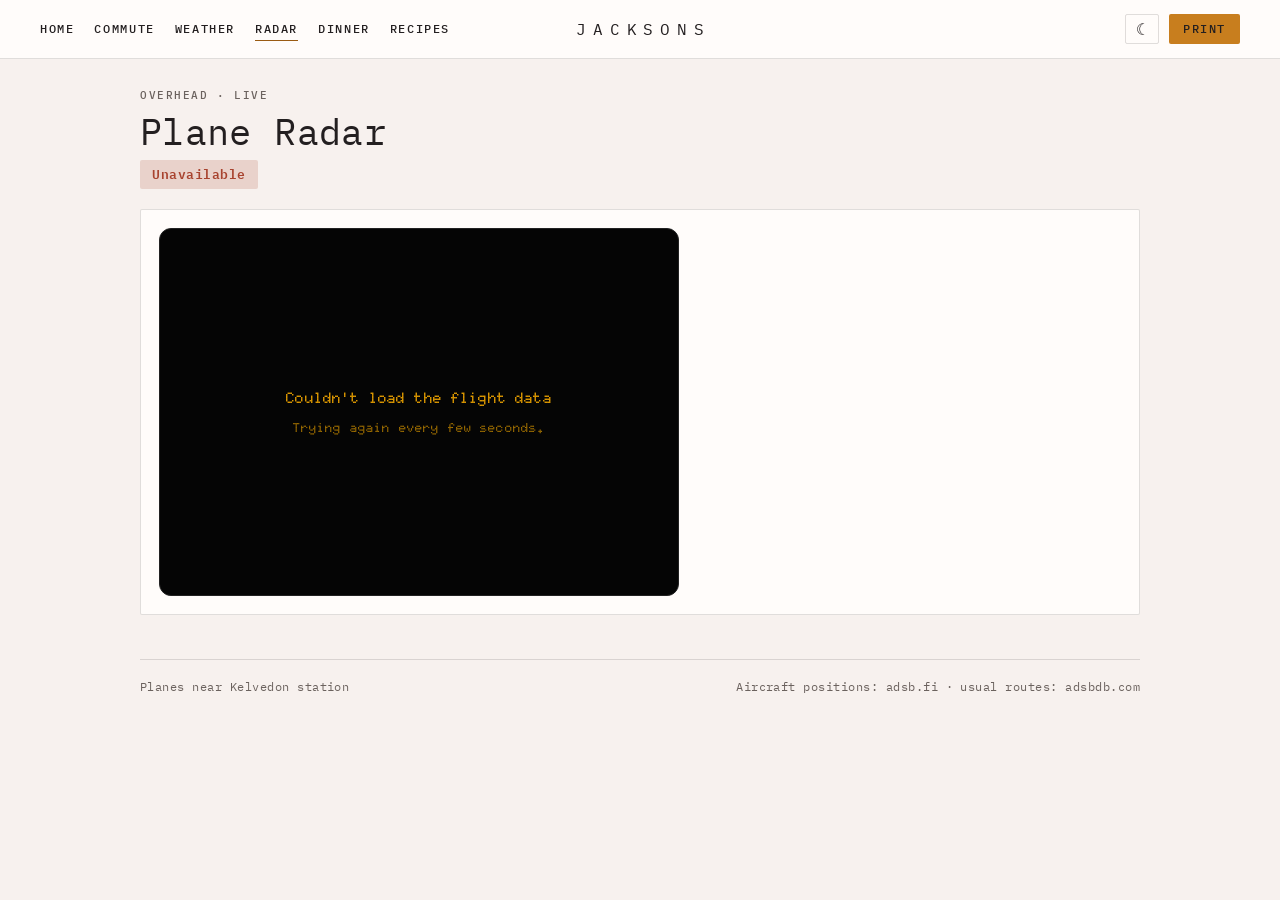
<file: radar/index.html>
<!doctype html>
<html lang="en-GB">
<head><script src="/theme.js?v=c698c642"></script>
<meta charset="utf-8">
<meta name="viewport" content="width=device-width,initial-scale=1,viewport-fit=cover">
<title>Plane Radar</title>
<meta name="theme-color" content="#0c1020">
<link rel="manifest" href="/manifest.json">
<link rel="icon" type="image/png" href="/img/app-192.png">
<link rel="apple-touch-icon" href="/img/app-180.png">
<meta name="mobile-web-app-capable" content="yes">
<meta name="apple-mobile-web-app-capable" content="yes">
<meta name="apple-mobile-web-app-title" content="Commute">
<link rel="preconnect" href="https://fonts.googleapis.com">
<link rel="preconnect" href="https://fonts.gstatic.com" crossorigin>
<link href="https://fonts.googleapis.com/css2?family=Doto:wght@700;900&display=swap" rel="stylesheet">
<style>
  * { box-sizing: border-box; }
  html, body { margin: 0; min-height: 100%; }
  body { background: var(--bg); color: var(--ink); font-family: var(--text); line-height: 1.5; overflow-x: hidden;
    padding: env(safe-area-inset-top) 0 env(safe-area-inset-bottom); }
  .wrap { position: relative; max-width: 1040px; margin: 0 auto; padding: 0 20px 48px; }
  .head { padding: 28px 0 20px; }
  .head h1 { margin: 6px 0 8px; font-size: clamp(1.6rem, 4vw, 2.3rem); font-weight: 400; line-height: 1.15; }
  .label { font-size: 0.72rem; font-weight: 600; letter-spacing: 0.1em; text-transform: uppercase; color: var(--muted); margin: 0; }
  .rd-sum { display: inline-block; font-size: 0.8rem; font-weight: 600; padding: 5px 12px; border-radius: 999px; white-space: nowrap; }
  .card { position: relative; padding: 18px; }
  .ra { display: grid; grid-template-columns: minmax(0, 1fr); gap: 18px; align-items: start; }
  @media (min-width: 860px) { .ra { grid-template-columns: minmax(0, 520px) minmax(0, 1fr); } }
  /* The radar itself: amber on black, like the station boards and the TV */
  .ra-scope { background: #050505; border: 1px solid #222; border-radius: 12px; padding: 6px; max-width: 560px; width: 100%; margin: 0 auto; }
  .ra-scope svg { display: block; width: 100%; aspect-ratio: 1; font-family: "Doto", ui-monospace, Menlo, monospace; font-weight: 900; }
  .ra-scope .pl { cursor: pointer; }
  .ra-note { margin: 0; padding: 30% 8% ; text-align: center; color: #ffb000; font-family: "Doto", ui-monospace, Menlo, monospace; font-weight: 900; }
  .ra-note small { display: block; margin-top: 8px; color: #a77400; font-size: 0.8rem; }
  .fl-row { display: grid; grid-template-columns: 8ch minmax(0, 1fr) auto; gap: 12px; align-items: center; width: 100%; padding: 10px 6px; margin: 0;
    border: 0; border-top: 1px solid var(--edge); background: none; color: inherit; font: inherit; text-align: left; cursor: pointer; font-variant-numeric: tabular-nums; }
  .fl-row:first-child { border-top: 0; }
  .fl-row[aria-pressed="true"] { background: var(--surface-2); }
  .fl-row:focus-visible { outline: 2px solid var(--accent); outline-offset: -2px; }
  .fl-call { font-weight: 600; overflow: hidden; text-overflow: ellipsis; white-space: nowrap; }
  .fl-row.low .fl-call { color: var(--gold); }
  .fl-txt { min-width: 0; }
  .fl-txt b { display: block; font-weight: 600; font-size: 0.92rem; line-height: 1.35; }
  .fl-txt span, .fl-side small { display: block; font-size: 0.8rem; color: var(--muted); }
  .fl-txt span { overflow: hidden; text-overflow: ellipsis; white-space: nowrap; }
  .fl-side { text-align: right; font-size: 0.9rem; white-space: nowrap; }
  .tr-empty { margin: 6px 0; color: var(--muted); }
  .tr-foot { margin: 12px 0 0; font-size: 0.76rem; color: var(--muted); }
  footer { margin-top: 44px; display: flex; justify-content: space-between; flex-wrap: wrap; gap: 8px; color: var(--muted); font-size: 0.82rem; }
</style>
<link rel="stylesheet" href="/theme.css?v=a5ed3833">
</head>
<body>

<div class="wrap">
  <div class="head">
    <p class="label" id="ra-label">Overhead · live</p>
    <h1>Plane Radar</h1>
    <span class="rd-sum" id="ra-sum">Checking…</span>
  </div>
  <main>
    <section class="card ra" aria-label="Planes overhead">
      <div class="ra-scope" id="ra-scope"><p class="ra-note">Loading…</p></div>
      <div>
        <div id="ra-list" aria-live="polite"></div>
        <p class="tr-foot" id="ra-foot"></p>
      </div>
    </section>
  </main>

  <footer>
    <span>Planes near Kelvedon station</span>
    <span>Aircraft positions: adsb.fi · usual routes: adsbdb.com</span>
  </footer>
</div>

<script>
(function () {
  function esc(s) { var d = document.createElement('div'); d.textContent = s == null ? '' : s; return d.innerHTML; }
  var CENTRE_NAME = 'Kelvedon station';
  // Where the planes come from: a relay that the radar at home feeds only while this page is open
  // somewhere. An empty answer means it is just waking up; 404 means the relay hasn't been set up.
  function getFeed() {
    return fetch("https://ppqlwnqpimictchkpqyu.supabase.co" + '/rest/v1/rpc/radar_get', { method: 'POST', cache: 'no-store', body: '{}',
      headers: { apikey: "sb_publishable_UoMfluUBvmWgHxPD3gvBaA_zxN6LudO", 'Content-Type': 'application/json' } })
      .then(function (r) { if (r.status === 404) return { off: true }; if (!r.ok) throw new Error(r.status); return r.json(); })
      .then(function (d) { return d || { waking: true }; });
  }

  var EVERY = 10 * 1000, last = null, sel = null, timer = null, wakingSince = 0;
  var COMPASS = ['N', 'NE', 'E', 'SE', 'S', 'SW', 'W', 'NW'];
  function feet(alt) { return alt == null ? '–' : (Math.round(alt / 100) * 100).toLocaleString('en-GB') + ' ft'; }
  function whereFrom(p) {      // "2.3 mi NE" of the centre
    var mi = p.nm * 1.15078, b = (Math.atan2(p.x, p.y) * 180 / Math.PI + 360) % 360;
    return mi < 0.5 ? 'right overhead' : (mi < 9.5 ? mi.toFixed(1) : Math.round(mi)) + ' mi ' + COMPASS[Math.round(b / 45) % 8];
  }
  // Planes in the air, nearest first, with x / y in nautical miles east / north of the centre
  function planes(d) {
    var c = d.centre || d.home, k = Math.cos(c[0] * Math.PI / 180);
    return (d.planes || []).filter(function (p) { return !p.gnd; }).map(function (p) {
      p.x = (p.lon - c[1]) * 60 * k; p.y = (p.lat - c[0]) * 60; p.nm = Math.sqrt(p.x * p.x + p.y * p.y); return p;
    }).sort(function (a, b) { return a.nm - b.nm; });
  }
  function low(p) { return p.alt != null && p.alt < 4000; }
  function radarSvg(d, pl) {
    var R = d.radius_nm, sc = 46 / R, o = '<svg viewBox="0 0 100 100" role="img" aria-label="Radar, north at the top">';
    o += '<g stroke="#4a3500" stroke-width="0.3" fill="none"><path d="M50 ' + (50 - R * sc) + 'V' + (50 + R * sc) + 'M' + (50 - R * sc) + ' 50H' + (50 + R * sc) + '"/>';
    var RINGS = [5, 10];
    RINGS.forEach(function (r) { var rn = r / 1.15078; if (rn <= R) o += '<circle cx="50" cy="50" r="' + (rn * sc).toFixed(2) + '"/>'; });
    o += '</g><g fill="#a77400" font-size="3.2">';
    RINGS.forEach(function (r) { var rn = r / 1.15078; if (rn <= R) o += '<text x="51" y="' + (50 - rn * sc + 3.4).toFixed(2) + '">' + r + ' mi</text>'; });
    o += '<text x="48.8" y="3.2">N</text></g><rect x="49.3" y="49.3" width="1.4" height="1.4" fill="#ffb000"/>';
    pl.forEach(function (p, i) {
      if (p.nm > R) return;
      var px = 50 + p.x * sc, py = 50 - p.y * sc, col = low(p) ? '#ffd766' : '#ffb000', on = p.id === sel;
      o += '<g class="pl" data-id="' + esc(p.id) + '"><circle cx="' + px.toFixed(2) + '" cy="' + py.toFixed(2) + '" r="5" fill="#050505" fill-opacity="0.01"' +
        (on ? ' stroke="#fff" stroke-width="0.5"' : '') + '/>' +
        '<path fill="' + col + '" d="M0 -2.9L1.8 2.2L0 1L-1.8 2.2Z" transform="translate(' + px.toFixed(2) + ' ' + py.toFixed(2) + ') rotate(' + Math.round(p.trk || 0) + ')"/>';
      if (i < 8 || on) {
        var right = px > 70;
        o += '<text fill="' + (on ? '#fff' : col) + '" font-size="3" text-anchor="' + (right ? 'end' : 'start') + '" x="' + (px + (right ? -3.5 : 3.5)).toFixed(2) +
          '" y="' + (py + 1).toFixed(2) + '">' + esc(p.call || p.reg || '') + '</text>';
      }
      o += '</g>';
    });
    return o + '</svg>';
  }
  function row(p) {
    var arrow = p.vs > 300 ? ' ↑' : p.vs < -300 ? ' ↓' : '', r = p.route;
    var sub = [r && r.airline, p.type, r && (r.from.code + '–' + r.to.code)].filter(Boolean).join(' · ');
    return '<button type="button" class="fl-row' + (low(p) ? ' low' : '') + '" data-id="' + esc(p.id) + '" aria-pressed="' + (p.id === sel ? 'true' : 'false') + '">' +
      '<span class="fl-call">' + esc(p.call || p.reg || p.id) + '</span>' +
      '<span class="fl-txt"><b>' + esc(r ? r.from.city + ' → ' + r.to.city : 'Route not known') + '</b><span>' + esc(sub || 'No details') + '</span></span>' +
      '<span class="fl-side">' + feet(p.alt) + arrow + '<small>' + esc(whereFrom(p)) + (p.gs ? ' · ' + Math.round(p.gs * 1.15078) + ' mph' : '') + '</small></span></button>';
  }
  function note(big, small) {
    document.getElementById('ra-scope').innerHTML = '<p class="ra-note">' + esc(big) + (small ? '<small>' + esc(small) + '</small>' : '') + '</p>';
    document.getElementById('ra-list').innerHTML = '';
  }
  function pill(text, warn) { var s = document.getElementById('ra-sum'); s.textContent = text; s.className = 'rd-sum' + (warn ? ' warn' : ''); }
  function render() {
    var d = last;
    if (!d) return;
    if (d.off) { pill('Not switched on', true); note('The radar is not switched on yet', 'It needs one more step at home.'); return; }
    if (d.waking) {
      var long = Date.now() - wakingSince > 60 * 1000;
      pill(long ? 'No answer' : 'Waking up…', long);
      note(long ? 'No answer from the radar' : 'Waking the radar…', long ? 'Still trying every few seconds.' : 'Planes appear in about ten seconds.');
      return;
    }
    if ((Date.now() - new Date(d.updated)) / 1000 > 180) { pill('Out of date', true); note('Flight data is out of date', 'Trying again every few seconds.'); return; }
    var pl = planes(d), mi = Math.round(d.radius_nm * 1.15078);
    if (sel && !pl.some(function (p) { return p.id === sel; })) sel = null;
    document.getElementById('ra-label').textContent = 'Overhead · within ' + mi + ' miles · live';
    pill(pl.length ? pl.length + ' overhead now' : 'Nothing overhead');
    document.getElementById('ra-scope').innerHTML = radarSvg(d, pl);
    document.getElementById('ra-list').innerHTML = pl.map(row).join('') || '<p class="tr-empty">Nothing overhead right now.</p>';
    document.getElementById('ra-foot').textContent = 'Centre is ' + CENTRE_NAME + ' · north is up · paler planes are below 4,000 ft · tap a plane to pick it out · updated ' +
      new Date(d.updated).toLocaleTimeString('en-GB');
    document.querySelectorAll('.pl, .fl-row').forEach(function (el) {
      el.addEventListener('click', function () { sel = sel === el.dataset.id ? null : el.dataset.id; render(); });
    });
  }
  function load() {
    clearTimeout(timer);
    if (document.hidden) return;                    // nobody looking: stop asking (and let the relay rest)
    getFeed().then(function (d) {
      if (d.waking) { if (!wakingSince) wakingSince = Date.now(); } else wakingSince = 0;
      last = d; render();
      timer = setTimeout(load, d.waking ? 4000 : d.off ? 60 * 1000 : EVERY);
    }, function () {
      if (!last || last.waking || last.off) { pill('Unavailable', true); note("Couldn't load the flight data", 'Trying again every few seconds.'); }
      else render();                                // keep the last picture; it greys out to "out of date" by itself
      timer = setTimeout(load, EVERY);
    });
  }
  document.addEventListener('visibilitychange', load);
  load();
})();
</script>
</body>
</html>
</file>
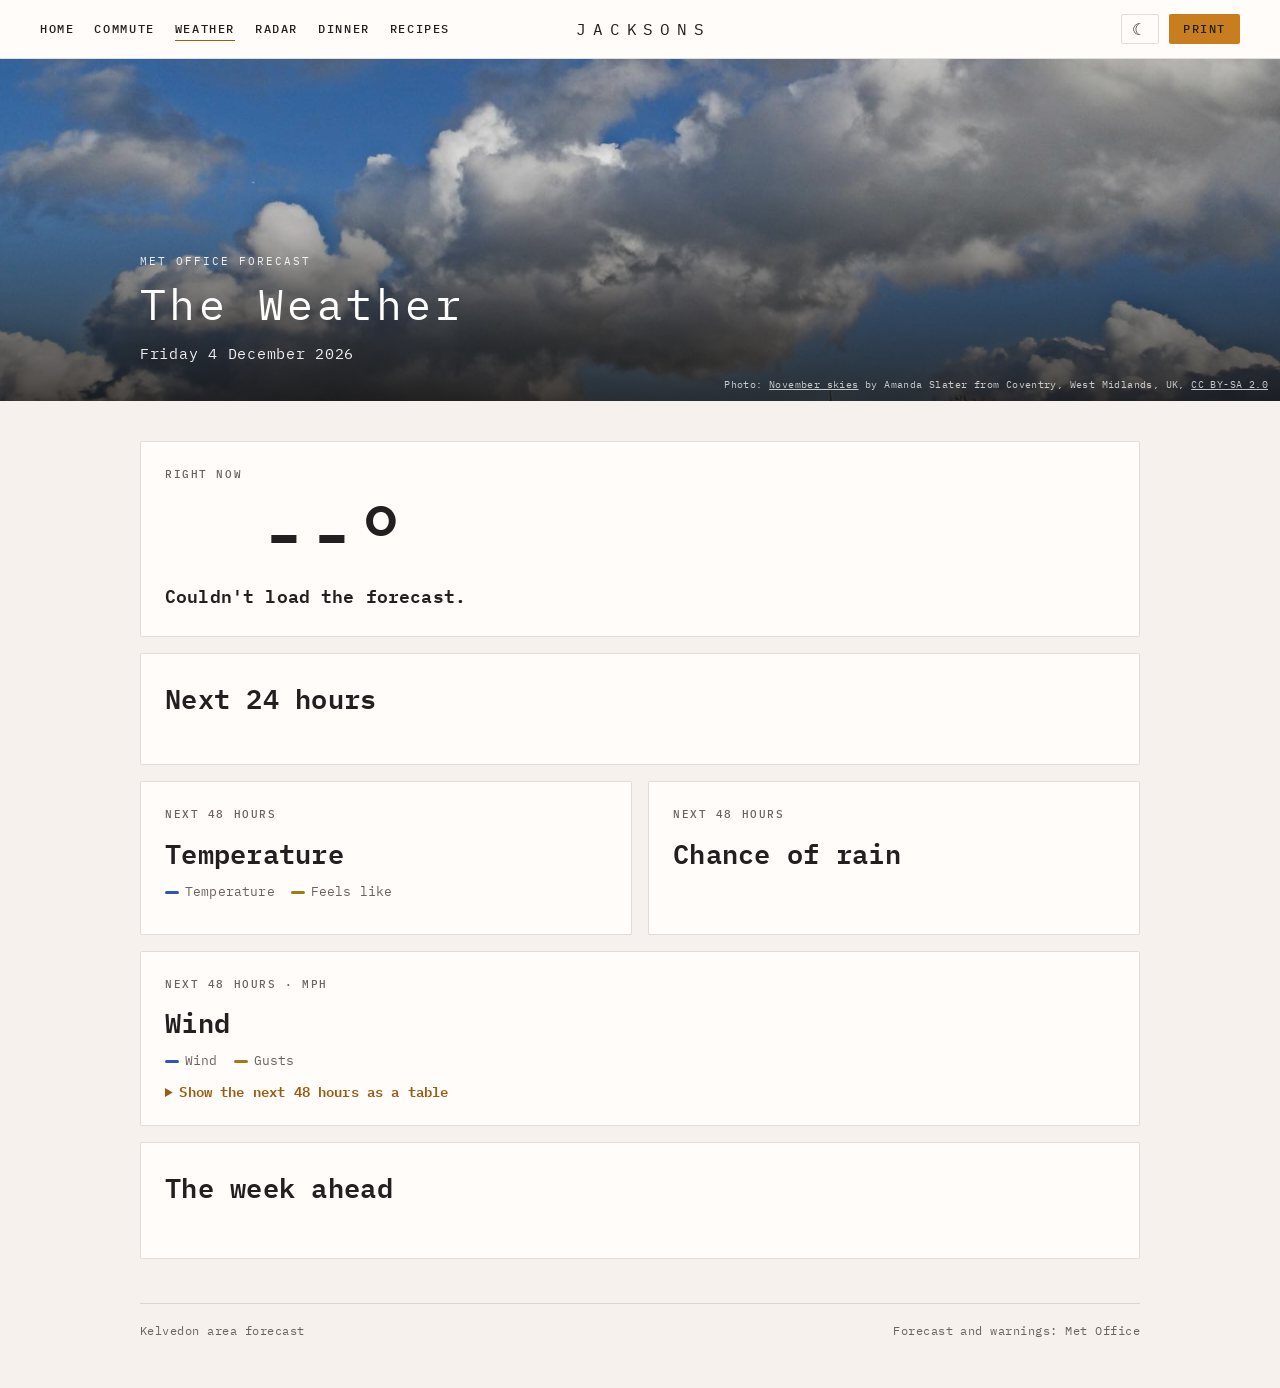
<file: weather/index.html>
<!doctype html>
<html lang="en-GB">
<head><script src="/theme.js?v=c698c642"></script>
<meta charset="utf-8">
<meta name="viewport" content="width=device-width,initial-scale=1,viewport-fit=cover">
<title>The Weather</title>
<meta name="theme-color" content="#0c1020">
<link rel="manifest" href="/manifest.json">
<link rel="icon" type="image/png" href="/img/app-192.png">
<link rel="apple-touch-icon" href="/img/app-180.png">
<meta name="mobile-web-app-capable" content="yes">
<meta name="apple-mobile-web-app-capable" content="yes">
<meta name="apple-mobile-web-app-title" content="Commute">
<link rel="preconnect" href="https://fonts.googleapis.com">
<link rel="preconnect" href="https://fonts.gstatic.com" crossorigin>

<style>
  * { box-sizing: border-box; }
  html, body { margin: 0; min-height: 100%; }
  body {
    background: var(--bg);
    color: var(--ink);
    font-family: var(--text);
    line-height: 1.5;
    overflow-x: hidden;
    padding: env(safe-area-inset-top) 0 env(safe-area-inset-bottom);
  }

  /* drifting colour orbs */
  .sky { position: fixed; inset: 0; z-index: 0; overflow: hidden; pointer-events: none; }
  .orb { position: absolute; border-radius: 50%; filter: blur(90px); opacity: 0.55; will-change: transform; }
  .orb.a { width: 520px; height: 520px; background: var(--orb-a); top: -140px; left: -120px; animation: drift1 26s ease-in-out infinite alternate; }
  .orb.b { width: 440px; height: 440px; background: var(--orb-b); bottom: -160px; right: -100px; animation: drift2 32s ease-in-out infinite alternate; }
  .orb.c { width: 360px; height: 360px; background: var(--orb-c); top: 40%; left: 55%; opacity: 0.3; animation: drift3 38s ease-in-out infinite alternate; }
  @keyframes drift1 { to { transform: translate(180px, 120px) scale(1.15); } }
  @keyframes drift2 { to { transform: translate(-200px, -140px) scale(1.1); } }
  @keyframes drift3 { to { transform: translate(-260px, 80px) scale(0.9); } }
  .grain { position: fixed; inset: 0; z-index: 1; pointer-events: none; opacity: 0.06; mix-blend-mode: overlay;
    background-image: url("data:image/svg+xml,%3Csvg xmlns='http://www.w3.org/2000/svg' width='160' height='160'%3E%3Cfilter id='n'%3E%3CfeTurbulence type='fractalNoise' baseFrequency='0.9' numOctaves='2' stitchTiles='stitch'/%3E%3C/filter%3E%3Crect width='100%25' height='100%25' filter='url(%23n)'/%3E%3C/svg%3E"); }

  .wrap { position: relative; z-index: 2; max-width: 1040px; margin: 0 auto; padding: 56px 20px 48px; }

  .top { display: flex; justify-content: space-between; align-items: center; gap: 12px; margin-bottom: 56px; }
  .mark { display: flex; align-items: center; gap: 10px; font-weight: 600; letter-spacing: 0.02em; }
  .mark svg { width: 30px; height: 30px; }
  .top-print { color: var(--muted); font-size: 0.9rem; font-weight: 600; text-decoration: none; padding: 4px 12px; border: 1px solid var(--edge); border-radius: 999px; }
  .top-print:hover { color: var(--ink); }
  @media print { .top-print { display: none; } }
  .clock { font-variant-numeric: tabular-nums; color: var(--muted); font-size: 0.95rem; }

  .hero { margin-bottom: 48px; }
  .hello { color: var(--accent); font-weight: 600; letter-spacing: 0.1em; text-transform: uppercase; font-size: 0.8rem; margin: 0 0 14px; }
  h1 {
    font-family: var(--display); font-weight: 700;
    font-size: clamp(3rem, 11vw, 7.5rem); line-height: 0.92; letter-spacing: -0.03em; margin: 0;
  }
  h1 em { font-style: italic; font-weight: 500;
    background: linear-gradient(100deg, var(--accent), var(--gold) 55%, var(--tomato));
    -webkit-background-clip: text; background-clip: text; color: transparent; }
  .date { margin: 18px 0 0; font-size: 1.1rem; color: var(--muted); }

  .grid { display: grid; grid-template-columns: repeat(6, minmax(0, 1fr)); gap: 16px; }
  .card {
    position: relative; border-radius: 22px; padding: 24px;
    background: var(--glass); border: 1px solid var(--edge);
    backdrop-filter: blur(18px) saturate(140%); -webkit-backdrop-filter: blur(18px) saturate(140%);
    box-shadow: var(--shadow); color: inherit; text-decoration: none;
    transition: transform 0.25s ease, background 0.25s ease, border-color 0.25s ease;
  }
  a.card:hover, a.card:focus-visible { transform: translateY(-4px); background: var(--glass-2); border-color: color-mix(in srgb, var(--accent) 45%, var(--edge)); }
  a:focus-visible { outline: 2px solid var(--accent); outline-offset: 3px; }
  .label { font-size: 0.72rem; font-weight: 600; letter-spacing: 0.1em; text-transform: uppercase; color: var(--muted); margin: 0 0 10px; }
  /* --- Weather page --------------------------------------------------------- */
  .wide { grid-column: span 6; }
  .half { grid-column: span 3; }
  .card h2 { font-family: var(--display); font-weight: 600; font-size: clamp(1.3rem, 3vw, 1.7rem); margin: 0 0 14px; }
  .muted { color: var(--muted); }

  .wx-ico { display: inline-flex; width: 28px; height: 28px; flex: none; }
  .wx-ico.big { width: 76px; height: 76px; }
  .wx-ico svg { width: 100%; height: 100%; fill: none; stroke-width: 1.6; stroke-linecap: round; stroke-linejoin: round; }
  .wx-ico .sun { stroke: var(--gold); } .wx-ico .cloud { stroke: var(--ink); } .wx-ico .rain { stroke: var(--rain); } .wx-ico .moon { stroke: var(--muted); } .wx-ico .snow { stroke: var(--ink); }

  .warn { grid-column: span 6; display: flex; gap: 14px; align-items: flex-start; border-left: 6px solid var(--warn-yellow); }
  .warn.amber { border-left-color: var(--warn-amber); } .warn.red { border-left-color: var(--warn-red); }
  .warn .tag { flex: none; font-weight: 700; font-size: 0.8rem; text-transform: uppercase; letter-spacing: 0.06em; padding: 4px 10px; border-radius: 999px;
    background: color-mix(in srgb, var(--warn-yellow) 22%, transparent); color: var(--warn-yellow); }
  .warn.amber .tag { background: color-mix(in srgb, var(--warn-amber) 22%, transparent); color: var(--warn-amber); }
  .warn.red .tag { background: color-mix(in srgb, var(--warn-red) 22%, transparent); color: var(--warn-red); }
  .warn h3 { margin: 0 0 4px; font-size: 1.02rem; } .warn p { margin: 0; font-size: 0.9rem; color: var(--muted); }
  .warn a { color: var(--accent); font-weight: 600; font-size: 0.85rem; }

  .now { grid-column: span 6; display: grid; grid-template-columns: minmax(0, 1fr) minmax(0, 1.6fr); gap: 28px; align-items: center;
    background: linear-gradient(135deg, color-mix(in srgb, var(--orb-c) 22%, transparent), transparent 60%), var(--glass); }
  .now-main { display: flex; align-items: center; gap: 18px; }
  .now-temp { font-family: var(--display); font-size: 5.2rem; font-weight: 600; line-height: 1; letter-spacing: -0.03em; }
  .now-desc { font-weight: 600; font-size: 1.15rem; margin: 6px 0 2px; }
  .facts { display: grid; grid-template-columns: repeat(4, minmax(0, 1fr)); gap: 14px 18px; }
  .fact .k { font-size: 0.7rem; font-weight: 600; letter-spacing: 0.08em; text-transform: uppercase; color: var(--muted); }
  .fact .v { font-size: 1.15rem; font-weight: 600; font-variant-numeric: tabular-nums; }
  .fact .v small { font-size: 0.8rem; font-weight: 500; color: var(--muted); }

  .hours { display: grid; grid-auto-flow: column; grid-auto-columns: 64px; gap: 6px; overflow-x: auto; padding-bottom: 8px; scrollbar-width: thin; }
  .hr { display: flex; flex-direction: column; align-items: center; gap: 4px; padding: 8px 0; border-radius: 12px; font-size: 0.8rem; color: var(--muted); font-variant-numeric: tabular-nums; }
  .hr.day0 { background: var(--glass-2); }
  .hr b { color: var(--ink); font-size: 1rem; font-weight: 600; }
  .hr .rain { color: var(--rain); font-size: 0.74rem; min-height: 1.1em; }
  .hr .wind { font-size: 0.72rem; }
  .hr .newday { color: var(--ink); font-weight: 600; }

  .chart { position: relative; }
  .chart svg { display: block; width: 100%; height: auto; overflow: visible; }
  .chart .grid line { stroke: var(--edge); stroke-width: 1; }
  .chart .axis text { fill: var(--muted); font-size: 11px; font-family: inherit; }
  .chart .s1 { stroke: var(--s1); } .chart .s2 { stroke: var(--s2); }
  .chart .f1 { fill: var(--s1); } .chart .f2 { fill: var(--s2); }
  .chart .line { fill: none; stroke-width: 2; stroke-linejoin: round; stroke-linecap: round; vector-effect: non-scaling-stroke; }
  .chart .end { font-size: 12px; font-weight: 600; fill: var(--ink); }
  .chart .cross { stroke: var(--muted); stroke-width: 1; stroke-dasharray: 3 3; }
  .chart .dot { stroke: var(--bg); stroke-width: 2; }
  .tip { position: absolute; pointer-events: none; background: var(--bg); border: 1px solid var(--edge); border-radius: 10px; padding: 8px 10px;
    font-size: 0.8rem; box-shadow: var(--shadow); white-space: nowrap; transform: translate(-50%, -100%); z-index: 3; }
  .tip b { display: block; margin-bottom: 2px; }
  .tip i { display: inline-block; width: 10px; height: 3px; border-radius: 2px; margin-right: 6px; vertical-align: middle; }
  .legend { display: flex; gap: 16px; font-size: 0.82rem; color: var(--muted); margin: -6px 0 8px; }
  .legend i { display: inline-block; width: 14px; height: 3px; border-radius: 2px; margin-right: 6px; vertical-align: middle; }

  .days { display: grid; gap: 2px; }
  .dy { display: grid; grid-template-columns: 92px 34px minmax(0, 1fr) 90px 64px 74px 44px; gap: 12px; align-items: center; padding: 9px 0; border-top: 1px solid var(--edge);
    font-size: 0.9rem; font-variant-numeric: tabular-nums; }
  .dy.hd { border-top: 0; padding: 0 0 4px; font-size: 0.68rem; font-weight: 600; letter-spacing: 0.08em; text-transform: uppercase; color: var(--muted); }
  .dy .name { font-weight: 600; }
  .dy .txt { min-width: 0; overflow: hidden; text-overflow: ellipsis; white-space: nowrap; color: var(--muted); }
  .dy .rng b { font-weight: 600; } .dy .rng span { color: var(--muted); }
  .dy .rain { color: var(--rain); }
  .dy .r { text-align: right; }

  details.table { margin-top: 10px; font-size: 0.85rem; }
  details.table summary { cursor: pointer; color: var(--accent); font-weight: 600; }
  details.table table { width: 100%; border-collapse: collapse; margin-top: 8px; font-variant-numeric: tabular-nums; }
  details.table th, details.table td { text-align: right; padding: 4px 6px; border-top: 1px solid var(--edge); }
  details.table th:first-child, details.table td:first-child { text-align: left; }
  .foot { margin: 12px 0 0; font-size: 0.76rem; color: var(--muted); }

  @media (max-width: 820px) {
    .now { grid-template-columns: minmax(0, 1fr); }
    .half { grid-column: span 6; }
    .facts { grid-template-columns: repeat(2, minmax(0, 1fr)); }
    .dy { grid-template-columns: 70px 30px minmax(0, 1fr) 76px 50px; }
    .dy .wnd, .dy .uv { display: none; }
  }
  @media print { .hours { overflow: visible; grid-auto-flow: row; grid-template-columns: repeat(12, 1fr); } .tip { display: none; } }
  footer { margin-top: 44px; display: flex; justify-content: space-between; flex-wrap: wrap; gap: 8px; color: var(--muted); font-size: 0.82rem; }
  footer a { color: var(--muted); }

  @media (max-width: 820px) {
    .tonight, .dinner { grid-column: span 6; }
    .small { grid-column: span 3; }
  }
  @media (max-width: 560px) {
    .wrap { padding-top: 32px; }
    .top { margin-bottom: 36px; }
    .small { grid-column: span 6; }
    .split { grid-template-columns: 1fr; }
    .orb { filter: blur(70px); }
  }
  @media (prefers-reduced-motion: reduce) {
    .orb { animation: none; }
    .card, .arrow { transition: none; }
  }
</style>
<link rel="stylesheet" href="/theme.css?v=a5ed3833">
<body>

<div class="photo-hero short" style="--img:url(/img/weather-1600.jpg);--img-s:url(/img/weather-1000.jpg)">
  <div class="in">
    <p class="kicker" id="where">Met Office forecast</p>
    <h1>The Weather</h1>
    <p class="sub" id="date"></p>
  </div>
  <span class="credit">Photo: <a href="https://commons.wikimedia.org/wiki/File:November_Skies_(22432480037).jpg" target="_blank" rel="noopener">November skies</a> by Amanda Slater from Coventry, West Midlands, UK, <a href="https://creativecommons.org/licenses/by-sa/2.0" target="_blank" rel="noopener">CC BY-SA 2.0</a></span>
</div>
<div class="wrap">
  <main class="grid" id="grid">
    <div id="warnings" style="display:contents"></div>

    <section class="card now" aria-labelledby="now-h">
      <div>
        <p class="label" id="now-h">Right now</p>
        <div class="now-main"><span class="wx-ico big" id="now-ico"></span><span class="now-temp" id="now-temp">--°</span></div>
        <p class="now-desc" id="now-desc">Loading the forecast…</p>
        <p class="muted" id="now-feels" style="margin:0"></p>
      </div>
      <div class="facts" id="now-facts"></div>
    </section>

    <section class="card wide" aria-labelledby="hours-h">
      <h2 id="hours-h">Next 24 hours</h2>
      <div class="hours" id="hours"></div>
    </section>

    <section class="card half" aria-labelledby="t-h">
      <p class="label">Next 48 hours</p>
      <h2 id="t-h">Temperature</h2>
      <div class="legend"><span><i style="background:var(--s1)"></i>Temperature</span><span><i style="background:var(--s2)"></i>Feels like</span></div>
      <div class="chart" id="ch-temp"></div>
    </section>

    <section class="card half" aria-labelledby="r-h">
      <p class="label">Next 48 hours</p>
      <h2 id="r-h">Chance of rain</h2>
      <div class="chart" id="ch-rain"></div>
    </section>

    <section class="card wide" aria-labelledby="w-h">
      <p class="label">Next 48 hours · mph</p>
      <h2 id="w-h">Wind</h2>
      <div class="legend"><span><i style="background:var(--s1)"></i>Wind</span><span><i style="background:var(--s2)"></i>Gusts</span></div>
      <div class="chart" id="ch-wind"></div>
      <details class="table"><summary>Show the next 48 hours as a table</summary><div id="table"></div></details>
    </section>

    <section class="card wide" aria-labelledby="d-h">
      <h2 id="d-h">The week ahead</h2>
      <div class="days" id="days"></div>
      <p class="foot" id="foot"></p>
    </section>
  </main>

  <footer>
    <span>Kelvedon area forecast</span>
    <span>Forecast and warnings: Met Office</span>
  </footer>
</div>

<script>
(function () {
  // this page only ever reads that file, so viewers never use up the Met Office allowance.
  var DATA_URL = "https://gist.githubusercontent.com/delnet2k/ef8612eed8bf0311728cbe854c15fa5a/raw/commute-weather.json" + '?t=' + Date.now();
  function esc(s) { var d = document.createElement('div'); d.textContent = s == null ? '' : s; return d.innerHTML; }
  function tick() {
    var now = new Date();
    var ck = document.getElementById('clock'); if (ck) ck.textContent = now.toLocaleTimeString('en-GB', { hour: '2-digit', minute: '2-digit' });
    document.getElementById('date').textContent = now.toLocaleDateString('en-GB', { weekday: 'long', day: 'numeric', month: 'long', year: 'numeric' });
  }
  tick(); setInterval(tick, 15000);

  // --- Met Office weather types -------------------------------------------------
  var TYPES = {
    '-1': 'Trace rain', 0: 'Clear', 1: 'Sunny', 2: 'Partly cloudy', 3: 'Partly cloudy', 5: 'Mist', 6: 'Fog',
    7: 'Cloudy', 8: 'Overcast', 9: 'Light showers', 10: 'Light showers', 11: 'Drizzle', 12: 'Light rain',
    13: 'Heavy showers', 14: 'Heavy showers', 15: 'Heavy rain', 16: 'Sleet showers', 17: 'Sleet showers', 18: 'Sleet',
    19: 'Hail showers', 20: 'Hail showers', 21: 'Hail', 22: 'Light snow showers', 23: 'Light snow showers', 24: 'Light snow',
    25: 'Heavy snow showers', 26: 'Heavy snow showers', 27: 'Heavy snow', 28: 'Thundery showers', 29: 'Thundery showers', 30: 'Thunder'
  };
  var NIGHT = { 0: 1, 2: 1, 9: 1, 13: 1, 16: 1, 19: 1, 22: 1, 25: 1, 28: 1 };
  var SUN = '<g class="sun"><circle cx="12" cy="12" r="4"/><path d="M12 2.5v2M12 19.5v2M2.5 12h2M19.5 12h2M5.3 5.3l1.4 1.4M17.3 17.3l1.4 1.4M5.3 18.7l1.4-1.4M17.3 6.7l1.4-1.4"/></g>';
  var MOON = '<path class="moon" d="M19 14.5A7.5 7.5 0 0 1 9.5 5a7.5 7.5 0 1 0 9.5 9.5z"/>';
  var SMALLSUN = '<g class="sun"><circle cx="8" cy="8" r="3"/><path d="M8 2v1.3M2 8h1.3M3.8 3.8l.9.9M12.2 3.8l-.9.9"/></g>';
  var SMALLMOON = '<path class="moon" d="M11 9.5A4.5 4.5 0 0 1 5.5 4 4.5 4.5 0 1 0 11 9.5z"/>';
  var CLOUD = '<path class="cloud" d="M7 18h10a4 4 0 0 0 .6-7.95A5.5 5.5 0 0 0 7.1 11 3.5 3.5 0 0 0 7 18z"/>';
  var CLOUD_HI = '<path class="cloud" d="M7 15h10a3.5 3.5 0 0 0 .5-6.96A5 5 0 0 0 7.6 8.6 3.2 3.2 0 0 0 7 15z"/>';
  var PART = '<path class="cloud" d="M9 19h9a3.5 3.5 0 0 0 .5-6.96A5 5 0 0 0 9.6 12.6 3.2 3.2 0 0 0 9 19z"/>';
  function icon(code) {
    var c = +code, night = !!NIGHT[c], s;
    if (c === 0 || c === 1) s = night ? MOON : SUN;
    else if (c === 2 || c === 3) s = (night ? SMALLMOON : SMALLSUN) + PART;
    else if (c === 5 || c === 6) s = CLOUD_HI + '<path class="cloud" d="M5 18.5h14M7 21h10"/>';
    else if (c === 7 || c === 8) s = CLOUD;
    else if (c >= 28) s = CLOUD_HI + '<path class="sun" d="M12.5 16l-2 3.5h3l-2 3.5"/>';
    else if (c >= 22) s = CLOUD_HI + '<path class="snow" d="M8 19h.01M12 20h.01M16 19h.01M10 22h.01M14 22h.01"/>';
    else if (c >= 16) s = CLOUD_HI + '<path class="rain" d="M8 18l-1 3M16 18l-1 3"/><path class="snow" d="M12 20h.01"/>';
    else s = CLOUD_HI + '<path class="rain" d="M8 18l-1 3M12 18l-1 3M16 18l-1 3"/>';
    return '<svg viewBox="0 0 24 24" aria-hidden="true">' + s + '</svg>';
  }

  // --- units --------------------------------------------------------------------
  function mph(ms) { return Math.round(ms * 2.23694); }
  function deg(t) { return Math.round(t) + '°'; }
  var POINTS = ['N', 'NNE', 'NE', 'ENE', 'E', 'ESE', 'SE', 'SSE', 'S', 'SSW', 'SW', 'WSW', 'W', 'WNW', 'NW', 'NNW'];
  function compass(d) { return POINTS[Math.round(((d % 360) + 360) % 360 / 22.5) % 16]; }
  function arrow(d) { return '<span style="display:inline-block;transform:rotate(' + (d + 180) + 'deg)" aria-hidden="true">↑</span>'; }
  function uvText(u) { return u <= 2 ? 'Low' : u <= 5 ? 'Moderate' : u <= 7 ? 'High' : u <= 10 ? 'Very high' : 'Extreme'; }
  function visText(m) { return m < 1000 ? 'Very poor' : m < 4000 ? 'Poor' : m < 10000 ? 'Moderate' : m < 20000 ? 'Good' : m < 40000 ? 'Very good' : 'Excellent'; }
  function hh(iso) { return new Date(iso).toLocaleTimeString('en-GB', { hour: '2-digit', minute: '2-digit' }); }
  function dayName(d, today) {
    var t = new Date(today); t.setHours(0, 0, 0, 0);
    var x = new Date(d); x.setHours(0, 0, 0, 0);
    var n = Math.round((x - t) / 86400000);
    return n === 0 ? 'Today' : n === 1 ? 'Tomorrow' : x.toLocaleDateString('en-GB', { weekday: 'long' });
  }

  // --- charts ---------------------------------------------------------------------
  // One y-axis per chart; crosshair + tooltip on hover/touch. series: [{v:[], cls:'s1', name:''}]
  function chart(el, times, series, opt) {
    // Drawn at the chart's real width, so labels stay a readable size on phones and in half-width cards
    var W = Math.max(280, Math.round(el.clientWidth || 600)), H = opt.h || 240, L = 34, R = opt.endLabels ? 92 : 12, T = 10, B = 26;
    var all = [].concat.apply([], series.map(function (s) { return s.v; })).filter(function (v) { return v != null; });
    // Round axis steps (1, 2, 2.5, 5, 10 × a power of ten)
    var lo = opt.min != null ? opt.min : Math.min.apply(null, all), hi = opt.max != null ? opt.max : Math.max.apply(null, all);
    if (hi === lo) hi = lo + 5;
    var raw = (hi - lo) / 4, mag = Math.pow(10, Math.floor(Math.log10(raw)));
    var step = [1, 2, 2.5, 5, 10].map(function (m) { return m * mag; }).filter(function (v) { return v >= raw; })[0];
    if (opt.min == null) lo = Math.floor(lo / step) * step;
    if (opt.max == null) hi = Math.ceil(hi / step) * step;
    var n = times.length, iw = W - L - R, ih = H - T - B;
    var x = function (i) { return L + (n === 1 ? 0 : i * iw / (n - 1)); };
    var y = function (v) { return T + ih - (v - lo) / (hi - lo) * ih; };
    var svg = '<g class="grid axis">';
    for (var gv = lo; gv <= hi + step / 1000; gv += step) {
      var gy = y(gv);
      svg += '<line x1="' + L + '" x2="' + (W - R) + '" y1="' + gy + '" y2="' + gy + '"/><text x="' + (L - 6) + '" y="' + (gy + 4) + '" text-anchor="end">' + Math.round(gv) + (opt.unit || '') + '</text>';
    }
    times.forEach(function (t, i) {
      var d = new Date(t);
      if (d.getHours() % (W < 560 ? 12 : 6) === 0) svg += '<text x="' + x(i) + '" y="' + (H - 6) + '" text-anchor="middle">' + (d.getHours() === 0 ? d.toLocaleDateString('en-GB', { weekday: 'short' }) : ('0' + d.getHours()).slice(-2) + ':00') + '</text>';
    });
    svg += '</g>';
    series.forEach(function (s) {
      if (opt.bars) {
        var bw = Math.max(2, iw / n - 2);
        s.v.forEach(function (v, i) {
          if (v == null || v <= 0) return;
          var top = y(v), h = T + ih - top, r = Math.min(4, bw / 2, h);
          // rounded data-end, square at the baseline
          svg += '<path class="' + s.cls.replace('s', 'f') + '" d="M' + (x(i) - bw / 2) + ' ' + (T + ih) + 'V' + (top + r) + 'q0 -' + r + ' ' + r + ' -' + r + 'H' + (x(i) + bw / 2 - r) + 'q' + r + ' 0 ' + r + ' ' + r + 'V' + (T + ih) + 'z"/>';
        });
      } else {
        var d = s.v.map(function (v, i) { return (i ? 'L' : 'M') + x(i).toFixed(1) + ' ' + y(v).toFixed(1); }).join('');
        svg += '<path class="line ' + s.cls + '" d="' + d + '"/>';
      }
    });
    // Direct labels at the line ends, nudged apart when the lines finish close together
    if (opt.endLabels && !opt.bars) {
      var ends = series.map(function (s) { return { s: s, y: y(s.v[n - 1]) + 4 }; }).sort(function (a, b) { return a.y - b.y; });
      for (var e = 1; e < ends.length; e++) if (ends[e].y - ends[e - 1].y < 15) ends[e].y = ends[e - 1].y + 15;
      ends.forEach(function (o) { svg += '<text class="end" x="' + (W - R + 8) + '" y="' + o.y + '">' + o.s.name + '</text>'; });
    }
    svg += '<g class="hover" style="display:none"><line class="cross" y1="' + T + '" y2="' + (T + ih) + '"/>' +
      (opt.bars ? '' : series.map(function (s) { return '<circle class="dot ' + s.cls.replace('s', 'f') + '" r="5"/>'; }).join('')) + '</g>';
    el.innerHTML = '<svg viewBox="0 0 ' + W + ' ' + H + '" role="img" aria-label="' + esc(opt.label) + '">' + svg +
      '<rect class="hit" x="' + L + '" y="0" width="' + iw + '" height="' + H + '" fill="transparent"/></svg><div class="tip" hidden></div>';
    var svgEl = el.querySelector('svg'), hov = el.querySelector('.hover'), tip = el.querySelector('.tip');
    function show(ev) {
      var box = svgEl.getBoundingClientRect(), px = (ev.touches ? ev.touches[0].clientX : ev.clientX) - box.left;
      var vx = px * W / box.width, i = Math.max(0, Math.min(n - 1, Math.round((vx - L) / iw * (n - 1))));
      hov.style.display = '';
      hov.querySelector('.cross').setAttribute('x1', x(i)); hov.querySelector('.cross').setAttribute('x2', x(i));
      hov.querySelectorAll('circle').forEach(function (c, k) { c.setAttribute('cx', x(i)); c.setAttribute('cy', y(series[k].v[i])); });
      var d = new Date(times[i]);
      tip.innerHTML = '<b>' + d.toLocaleDateString('en-GB', { weekday: 'short' }) + ' ' + hh(times[i]) + '</b>' +
        series.map(function (s) { return '<div><i style="background:var(--' + s.cls + ')"></i>' + s.name + ' ' + opt.fmt(s.v[i], i) + '</div>'; }).join('') + (opt.extra ? opt.extra(i) : '');
      tip.hidden = false;
      var top = Math.min.apply(null, series.map(function (s) { return y(s.v[i]); }));
      tip.style.left = Math.max(70, Math.min(box.width - 70, x(i) * box.width / W)) + 'px';
      tip.style.top = (top * box.height / H - 10) + 'px';
    }
    function hide() { hov.style.display = 'none'; tip.hidden = true; }
    var hit = el.querySelector('.hit');
    hit.addEventListener('mousemove', show); hit.addEventListener('mouseleave', hide);
    hit.addEventListener('touchstart', show, { passive: true }); hit.addEventListener('touchmove', show, { passive: true }); hit.addEventListener('touchend', hide);
  }

  // --- render -----------------------------------------------------------------------
  function render(d) {
    var now = new Date();
    if (d.location) document.getElementById('where').textContent = 'Met Office forecast · ' + d.location;
    // Warnings first: they matter most
    document.getElementById('warnings').innerHTML = (d.warnings || []).map(function (w) {
      return '<section class="card warn ' + esc(w.level) + '" role="alert"><span class="tag">⚠ ' + esc(w.level) + ' warning</span><div><h3>' + esc(w.title) + '</h3>' +
        '<p>' + esc(w.text) + '</p>' + (w.link ? '<a href="' + esc(w.link) + '" target="_blank" rel="noopener">Details on the Met Office website</a>' : '') + '</div></section>';
    }).join('');

    var hrs = (d.hourly || []).filter(function (h) { return new Date(h.time) > now - 3600 * 1000; });
    var cur = hrs[0];
    if (cur) {
      document.getElementById('now-ico').innerHTML = icon(cur.significantWeatherCode);
      document.getElementById('now-temp').textContent = deg(cur.screenTemperature);
      document.getElementById('now-desc').textContent = TYPES[cur.significantWeatherCode] || '';
      document.getElementById('now-feels').textContent = 'Feels like ' + deg(cur.feelsLikeTemperature);
      var today = (d.daily || []).filter(function (x) { return new Date(x.time).toDateString() === now.toDateString(); })[0] || {};
      var f = [
        ['Wind', arrow(cur.windDirectionFrom10m) + ' ' + mph(cur.windSpeed10m) + '<small> mph ' + compass(cur.windDirectionFrom10m) + '</small>'],
        ['Gusts', mph(cur.windGustSpeed10m) + '<small> mph</small>'],
        ['Chance of rain', cur.probOfPrecipitation + '<small>%</small>'],
        ['UV', cur.uvIndex + ' <small>' + uvText(cur.uvIndex) + '</small>'],
        ['Today', (today.dayMaxScreenTemperature != null ? deg(today.dayMaxScreenTemperature) : '–') + ' <small>/ ' + (today.nightMinScreenTemperature != null ? deg(today.nightMinScreenTemperature) : '–') + '</small>'],
        ['Humidity', Math.round(cur.screenRelativeHumidity) + '<small>%</small>'],
        ['Visibility', visText(cur.visibility) + ' <small>' + Math.round(cur.visibility / 1000) + ' km</small>'],
        ['Pressure', Math.round(cur.mslp / 100) + '<small> hPa</small>']
      ];
      document.getElementById('now-facts').innerHTML = f.map(function (x) { return '<div class="fact"><div class="k">' + x[0] + '</div><div class="v">' + x[1] + '</div></div>'; }).join('');
    }

    // Next 24 hours strip
    document.getElementById('hours').innerHTML = hrs.slice(0, 24).map(function (h, i) {
      var t = new Date(h.time), label = i === 0 ? 'Now' : hh(h.time);
      if (t.getHours() === 0 && i) label = '<span class="newday">' + t.toLocaleDateString('en-GB', { weekday: 'short' }) + '</span>';
      return '<div class="hr' + (i === 0 ? ' day0' : '') + '" title="' + esc(TYPES[h.significantWeatherCode] || '') + '">' + label +
        '<span class="wx-ico">' + icon(h.significantWeatherCode) + '</span><b>' + deg(h.screenTemperature) + '</b>' +
        '<span class="rain">' + (h.probOfPrecipitation >= 10 ? h.probOfPrecipitation + '%' : '') + '</span>' +
        '<span class="wind">' + arrow(h.windDirectionFrom10m) + ' ' + mph(h.windSpeed10m) + '</span></div>';
    }).join('');

    // Charts: next 48 hours
    var h48 = hrs.slice(0, 48), times = h48.map(function (h) { return h.time; });
    if (h48.length > 1) {
      chart(document.getElementById('ch-temp'), times, [
        { v: h48.map(function (h) { return h.screenTemperature; }), cls: 's1', name: 'Temperature' },
        { v: h48.map(function (h) { return h.feelsLikeTemperature; }), cls: 's2', name: 'Feels like' }
      ], { unit: '°', endLabels: true, label: 'Temperature and feels-like temperature, next 48 hours', fmt: function (v) { return deg(v); } });
      chart(document.getElementById('ch-rain'), times, [
        { v: h48.map(function (h) { return h.probOfPrecipitation; }), cls: 's1', name: 'Chance' }
      ], { bars: true, min: 0, max: 100, unit: '%', label: 'Chance of rain each hour, next 48 hours', fmt: function (v) { return v + '%'; },
           extra: function (i) { var a = h48[i].totalPrecipAmount; return a > 0 ? '<div>About ' + a.toFixed(1) + ' mm</div>' : ''; } });
      chart(document.getElementById('ch-wind'), times, [
        { v: h48.map(function (h) { return mph(h.windSpeed10m); }), cls: 's1', name: 'Wind' },
        { v: h48.map(function (h) { return mph(h.windGustSpeed10m); }), cls: 's2', name: 'Gusts' }
      ], { min: 0, h: 200, endLabels: true, label: 'Wind speed and gusts in mph, next 48 hours', fmt: function (v) { return v + ' mph'; },
           extra: function (i) { return '<div>From the ' + compass(h48[i].windDirectionFrom10m) + '</div>'; } });
      document.getElementById('table').innerHTML = '<table><thead><tr><th>Time</th><th>Weather</th><th>Temp</th><th>Feels</th><th>Rain</th><th>Wind</th><th>Gusts</th></tr></thead><tbody>' +
        h48.map(function (h) {
          var t = new Date(h.time);
          return '<tr><td>' + t.toLocaleDateString('en-GB', { weekday: 'short' }) + ' ' + hh(h.time) + '</td><td>' + esc(TYPES[h.significantWeatherCode] || '') + '</td><td>' + deg(h.screenTemperature) +
            '</td><td>' + deg(h.feelsLikeTemperature) + '</td><td>' + h.probOfPrecipitation + '%</td><td>' + mph(h.windSpeed10m) + ' ' + compass(h.windDirectionFrom10m) + '</td><td>' + mph(h.windGustSpeed10m) + '</td></tr>';
        }).join('') + '</tbody></table>';
    }

    // The week ahead
    var start = new Date(now); start.setHours(0, 0, 0, 0);
    var days = (d.daily || []).filter(function (x) { var t = new Date(x.time); t.setHours(0, 0, 0, 0); return t >= start; });
    document.getElementById('days').innerHTML = '<div class="dy hd"><span>Day</span><span></span><span>Weather</span><span>High / low</span><span>Rain</span><span class="wnd">Wind</span><span class="uv r">UV</span></div>' +
      days.map(function (x) {
        var code = x.daySignificantWeatherCode != null ? x.daySignificantWeatherCode : x.nightSignificantWeatherCode;
        var rain = Math.max(x.dayProbabilityOfPrecipitation || 0, x.nightProbabilityOfPrecipitation || 0);
        return '<div class="dy"><span class="name">' + dayName(x.time, now) + '</span><span class="wx-ico">' + icon(code) + '</span>' +
          '<span class="txt">' + esc(TYPES[code] || '') + '</span>' +
          '<span class="rng"><b>' + (x.dayMaxScreenTemperature != null ? deg(x.dayMaxScreenTemperature) : '–') + '</b> <span>/ ' + deg(x.nightMinScreenTemperature) + '</span></span>' +
          '<span class="rain">' + rain + '%</span>' +
          '<span class="wnd">' + (x.midday10MWindSpeed != null ? arrow(x.midday10MWindDirection) + ' ' + mph(x.midday10MWindSpeed) + ' mph' : '') + '</span>' +
          '<span class="uv r">' + (x.maxUvIndex != null ? x.maxUvIndex : '') + '</span></div>';
      }).join('');

    var upd = new Date(d.updated), stale = now - upd > 3 * 60 * 60 * 1000;
    document.getElementById('foot').textContent = 'Met Office (Crown copyright) · forecast issued ' + hh(d.model_run) + ' · updated ' + hh(d.updated) +
      (stale ? ' · may be out of date' : '');
  }

  var last = null, resizing = null;
  window.addEventListener('resize', function () {
    clearTimeout(resizing); resizing = setTimeout(function () { if (last) render(last); }, 200);
  });
  function load() {
    fetch(DATA_URL.split('?')[0] + '?t=' + Date.now(), { cache: 'no-store' })
      .then(function (r) { if (!r.ok) throw new Error(r.status); return r.json(); })
      .then(function (d) { last = d; render(d); })
      .catch(function () { document.getElementById('now-desc').textContent = "Couldn't load the forecast."; });
  }
  load(); setInterval(load, 10 * 60 * 1000);
})();
</script>
</body>
</html>
</file>
<file: theme.css>
/*
 * The shared look for every family page (home, commute, weather, dinner, recipes) and the public
 * trains.delnet.co.uk pages. Inspired by tartinebakery.com: cream paper, warm black ink, one ochre
 * accent, a typewriter-style font, flat sections and big photographs. (The TV board keeps its own look.)
 *
 * Load it AFTER a page's own <style>, so these shared rules win:
 *   <script src="/theme.js"></script>            in <head> (sets dark/light before the page draws)
 *   <link rel="stylesheet" href="/theme.css">    after the page's <style>
 *
 * Dark mode follows the device, and the ☾/☀ button in the nav bar overrides it (remembered per device).
 */
@import url("https://fonts.googleapis.com/css2?family=IBM+Plex+Mono:ital,wght@0,400;0,500;0,600;1,400&display=swap");

:root {
  --text: "IBM Plex Mono", ui-monospace, "SFMono-Regular", Menlo, Consolas, monospace;
  --display: var(--text);
  --bg: #f7f1ee;
  --surface: #fffcfa;
  --surface-2: #efe7e2;
  --ink: #231f20;
  --muted: #6b625e;
  --edge: rgba(35, 31, 32, 0.14);
  --line: var(--edge);
  --accent: #9a5b12;        /* ochre, dark enough for text and links on cream */
  --accent-fill: #c87e1e;   /* ochre for filled buttons */
  --accent-ink: #231f20;
  --tomato: #a8432f;
  --gold: #8f6410;
  --glass: var(--surface);
  --glass-2: var(--surface-2);
  --shadow: none;
  --orb-a: transparent; --orb-b: transparent; --orb-c: transparent;
  /* Chart series and warning colours (validated for colour-blind separation on these surfaces) */
  --s1: #2f55b8; --s2: #a07a14; --rain: #2f55b8;
  --warn-yellow: #8a6a00; --warn-amber: #b5651d; --warn-red: #b23a2a;
  color-scheme: light;
}
@media (prefers-color-scheme: dark) {
  :root:not([data-theme="light"]) {
    --bg: #171412; --surface: #211d1b; --surface-2: #2b2623; --ink: #f3ece7; --muted: #a99e98;
    --edge: rgba(243, 236, 231, 0.13); --accent: #e3a04f; --accent-fill: #e19633; --accent-ink: #171412;
    --tomato: #e8875f; --gold: #e9c46a; --s1: #5b86e8; --s2: #b8892a; --rain: #7fb2e5;
    --warn-yellow: #e9c46a; --warn-amber: #f0a04b; --warn-red: #ff6a5a;
    color-scheme: dark;
  }
}
:root[data-theme="dark"] {
  --bg: #171412; --surface: #211d1b; --surface-2: #2b2623; --ink: #f3ece7; --muted: #a99e98;
  --edge: rgba(243, 236, 231, 0.13); --accent: #e3a04f; --accent-fill: #e19633; --accent-ink: #171412;
  --tomato: #e8875f; --gold: #e9c46a; --s1: #5b86e8; --s2: #b8892a; --rain: #7fb2e5;
  --warn-yellow: #e9c46a; --warn-amber: #f0a04b; --warn-red: #ff6a5a;
  color-scheme: dark;
}

/* --- Base ------------------------------------------------------------------------ */
html, body { background: var(--bg) !important; }
body { font-family: var(--text); font-size: 15px; letter-spacing: 0.01em; color: var(--ink); -webkit-font-smoothing: antialiased; }
h1, h2, h3, h4 { font-family: var(--display); font-weight: 500; letter-spacing: 0.01em; }
h1 em { font-style: normal; background: none; -webkit-text-fill-color: currentColor; color: inherit; }
a { color: var(--accent); }
.sky, .grain, .top { display: none !important; }   /* the old glowing background and top bar */
.wrap { padding-top: 0; padding-left: 20px; padding-right: 20px; }
body { padding-left: 0 !important; padding-right: 0 !important; }   /* full-width nav and photos (the dinner pages padded the body) */

/* Small uppercase, widely spaced labels */
.label, .hello, .eyebrow, .rd-group, .fact .k, .dy.hd { text-transform: uppercase; letter-spacing: 0.14em; font-size: 0.7rem; font-weight: 500; }

/* Flat sections: no glass, glow, gradients or rounded bubbles */
.card {
  background: var(--surface) !important; background-image: none !important;
  border: 1px solid var(--edge); border-radius: 2px; box-shadow: none !important;
  backdrop-filter: none !important; -webkit-backdrop-filter: none !important;
}
a.card { transition: border-color 0.2s ease; }
a.card:hover, a.card:focus-visible { transform: none !important; border-color: var(--accent); background: var(--surface) !important; }
.arrow { border-radius: 2px; background: var(--accent-fill); color: var(--accent-ink); }
a.card:hover .arrow { transform: translateX(4px); }

/* Switches, pills and buttons: square and quiet; the chosen option is ink-on-paper inverted */
.assumptions, .guide li, .oc, .staples, .panel, .recipe, .shop-card, .tr-switch, .tr-switch button, .rd-sum, .top-print, .bd-filter, .home-link, .rd-more, .who, .tag, button.copy, .tab, .trk-stop, .tr-track, .toc a, .legend > *, .ocado-send {
  border-radius: 2px !important;
}
.tr-switch { background: transparent; border: 1px solid var(--edge); }
.tr-switch button { text-transform: uppercase; letter-spacing: 0.1em; font-size: 0.72rem; }
.tr-switch button[aria-selected="true"] { background: var(--ink); color: var(--bg); }
.tab[aria-selected="true"] { background: var(--ink) !important; color: var(--bg) !important; border-color: var(--ink) !important; }
.tab[aria-selected="true"] small { color: var(--bg) !important; opacity: 0.75; }
.rd-sum { background: var(--surface-2) !important; color: var(--ink) !important; letter-spacing: 0.04em; }
.rd-sum.warn { background: color-mix(in srgb, var(--tomato) 18%, transparent) !important; color: var(--tomato) !important; }
button.copy { text-transform: uppercase; letter-spacing: 0.1em; font-size: 0.72rem; }
.ocado-send { background: var(--accent-fill) !important; border-color: var(--accent-fill) !important; color: var(--accent-ink) !important; }

/* Online / not answering dots (home page): blue and warm red, both with a text legend */
.dot.up { background: var(--s1) !important; box-shadow: 0 0 0 4px color-mix(in srgb, var(--s1) 22%, transparent) !important; }
.dot.down { background: var(--tomato) !important; }

/* Big numbers (temperatures, prices) stay large but in the same typewriter face */
.wx-temp, .now-temp, .dinner .big, .travel-link .big, .fu-p { font-family: var(--display); font-weight: 500; letter-spacing: -0.02em; }

footer { border-top: 1px solid var(--edge); padding-top: 18px; letter-spacing: 0.04em; font-size: 0.75rem; }

/* --- Nav bar (added by theme.js) ------------------------------------------------- */
.site-nav { position: sticky; top: 0; z-index: 40; background: var(--surface); border-bottom: 1px solid var(--edge); }
.site-nav .in { max-width: 1240px; margin: 0 auto; padding: 0 20px; height: 58px; display: grid; grid-template-columns: 1fr auto 1fr; align-items: center; gap: 16px; }
.site-nav .links { display: flex; gap: 20px; min-width: 0; }
.site-nav a, .site-nav button { font: 500 0.72rem/1 var(--text); text-transform: uppercase; letter-spacing: 0.14em; color: var(--ink); text-decoration: none; white-space: nowrap; }
.site-nav .links a { padding: 6px 0; border-bottom: 1px solid transparent; }
.site-nav .links a:hover, .site-nav .links a[aria-current="page"] { border-bottom-color: var(--accent); }
.site-nav .wordmark { font-size: 1.02rem; font-weight: 400; letter-spacing: 0.42em; padding-left: 0.42em; }
.site-nav .right { display: flex; justify-content: flex-end; align-items: center; gap: 10px; }
.site-nav button { cursor: pointer; background: none; border: 1px solid var(--edge); border-radius: 2px; padding: 8px 10px; }
.site-nav #theme-btn { font-size: 1rem; line-height: 1; padding: 6px 10px; }
.site-nav .btn { background: var(--accent-fill); color: var(--accent-ink); border: 0; border-radius: 2px; padding: 9px 14px; }
.site-nav a:focus-visible, .site-nav button:focus-visible { outline: 2px solid var(--accent); outline-offset: 3px; }
.site-nav .more { display: none; }
@media (max-width: 760px) {
  .site-nav .in { grid-template-columns: auto 1fr auto; height: 54px; }
  .site-nav .wordmark { font-size: 0.86rem; letter-spacing: 0.3em; }
  .site-nav .links { display: none; }
  .site-nav .more { display: inline-block; }
  .site-nav.open .links { display: flex; flex-direction: column; gap: 0; position: absolute; left: 0; right: 0; top: 54px;
    background: var(--surface); border-bottom: 1px solid var(--edge); padding: 6px 20px 12px; }
  .site-nav.open .links a { padding: 12px 0; border-bottom: 1px solid var(--edge); }
  .site-nav .btn { display: none; }
}

/* --- Photo header (each page sets --img and --img-s, the phone-size version) ------- */
.photo-hero { box-sizing: border-box; padding: 0; width: 100%; position: relative; min-height: clamp(300px, 52vh, 640px); display: flex; align-items: flex-end; color: #fff;
  background: #2b2623 var(--img) center / cover no-repeat; margin: 0 0 40px; }
.photo-hero.short { min-height: clamp(240px, 38vh, 440px); }
.photo-hero::before { content: ""; position: absolute; inset: 0; background: linear-gradient(to top, rgba(18, 14, 12, 0.78), rgba(18, 14, 12, 0.12) 62%); }
.photo-hero .in { position: relative; width: 100%; max-width: 1040px; margin: 0 auto; padding: 0 20px 34px; }
.photo-hero .kicker { margin: 0; font-size: 0.7rem; text-transform: uppercase; letter-spacing: 0.18em; opacity: 0.9; }
.photo-hero h1 { margin: 10px 0 12px; color: #fff; font-size: clamp(1.7rem, 4.2vw, 2.7rem); font-weight: 400; line-height: 1.15; letter-spacing: 0.08em; }
.photo-hero .sub { margin: 0; max-width: 40ch; line-height: 1.75; letter-spacing: 0.05em; font-size: 0.92rem; opacity: 0.92; }
.photo-hero .credit { position: absolute; right: 12px; bottom: 8px; font-size: 0.62rem; letter-spacing: 0.04em; opacity: 0.75; color: #fff; }
.photo-hero .credit a { color: inherit; }
@media (max-width: 700px) { .photo-hero { background-image: var(--img-s, var(--img)); } .photo-hero .credit { left: 20px; right: auto; } }

/* --- Print: plain black on white, no photos, nav or buttons ------------------------ */
@media print {
  html:root:root, html:root:root[data-theme] {
    --bg: #fff !important; --surface: #fff !important; --surface-2: #fff !important; --ink: #111 !important; --muted: #555 !important;
    --edge: #ccc !important; --line: #ccc !important; --accent: #111 !important; --glass: #fff !important; --glass-2: #fff !important;
    color-scheme: light !important;
  }
  html, body { background: #fff !important; color: #111 !important; }
  .site-nav, .photo-hero .credit, .photo-hero::before { display: none !important; }
  .photo-hero { min-height: 0 !important; background: none !important; color: #111 !important; margin-bottom: 16px; }
  .photo-hero h1 { color: #111 !important; }
  .photo-hero .in { padding: 0; }
}
</file>
